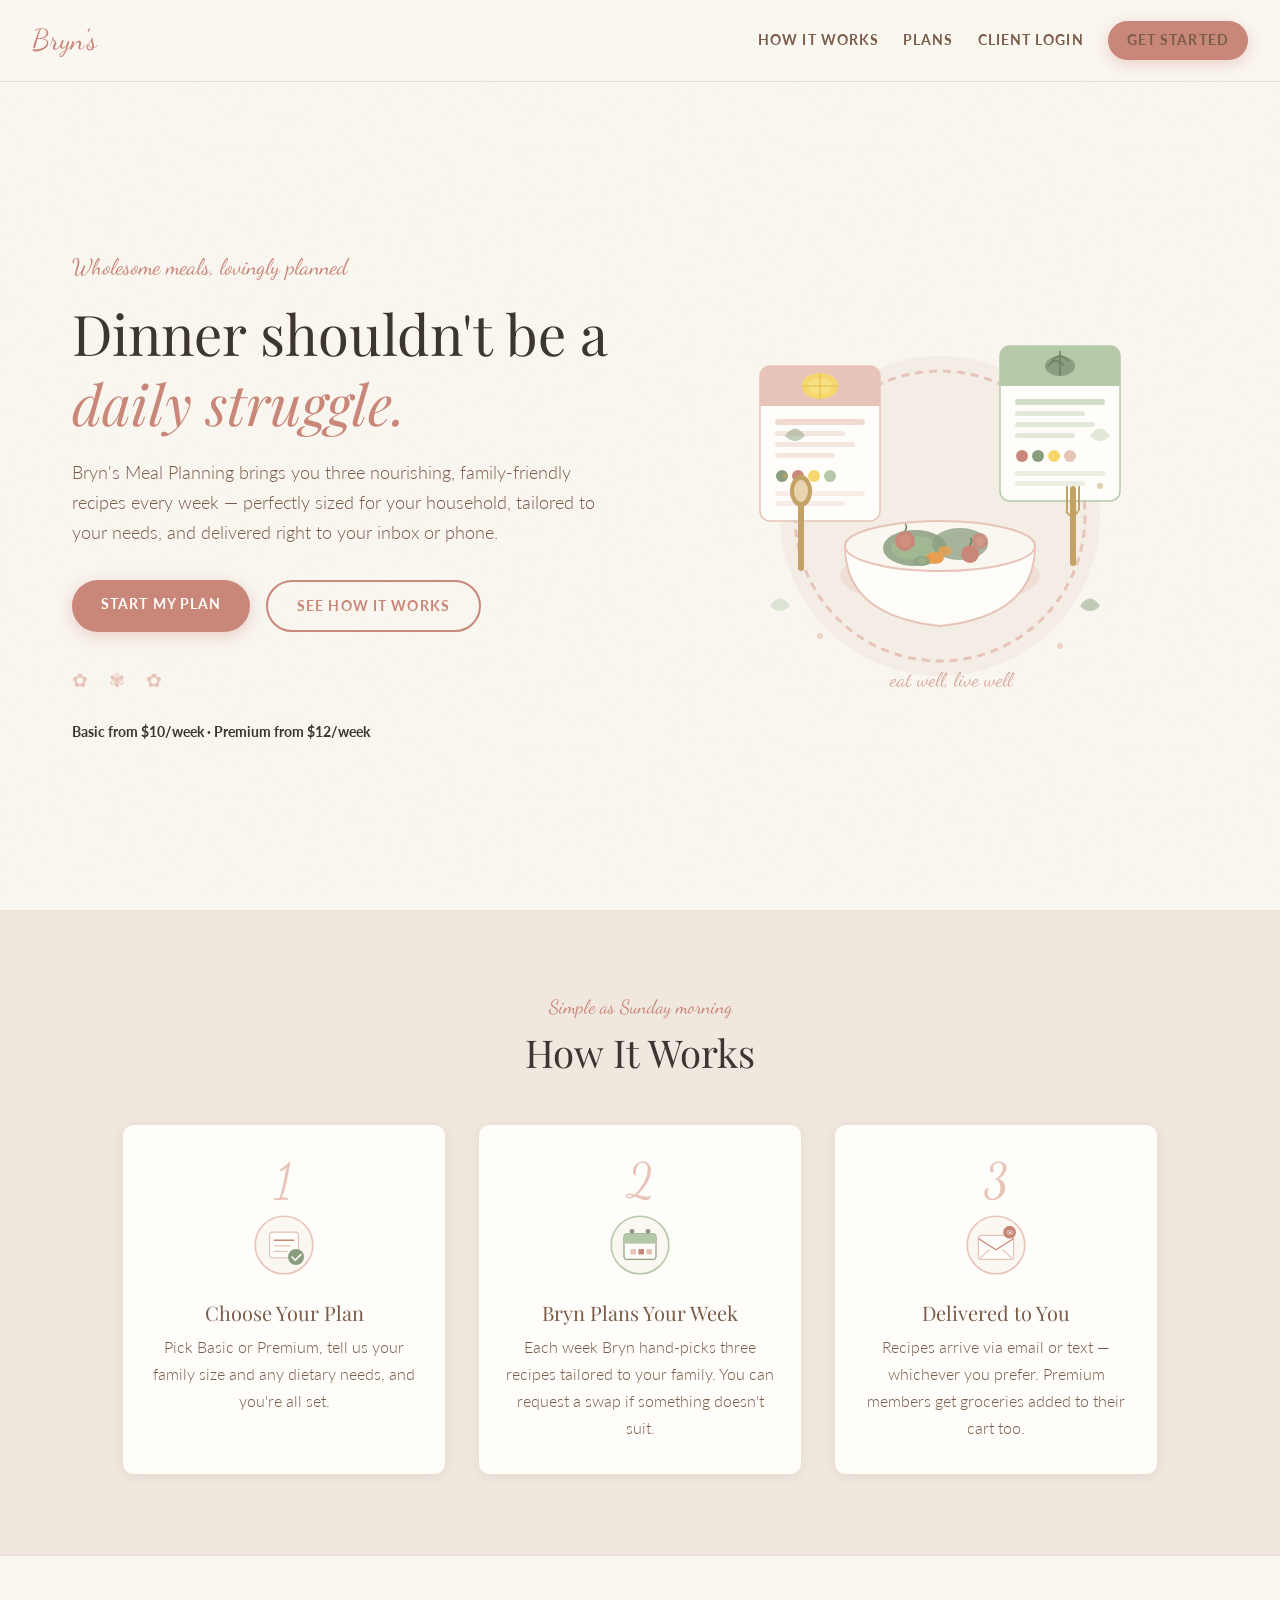
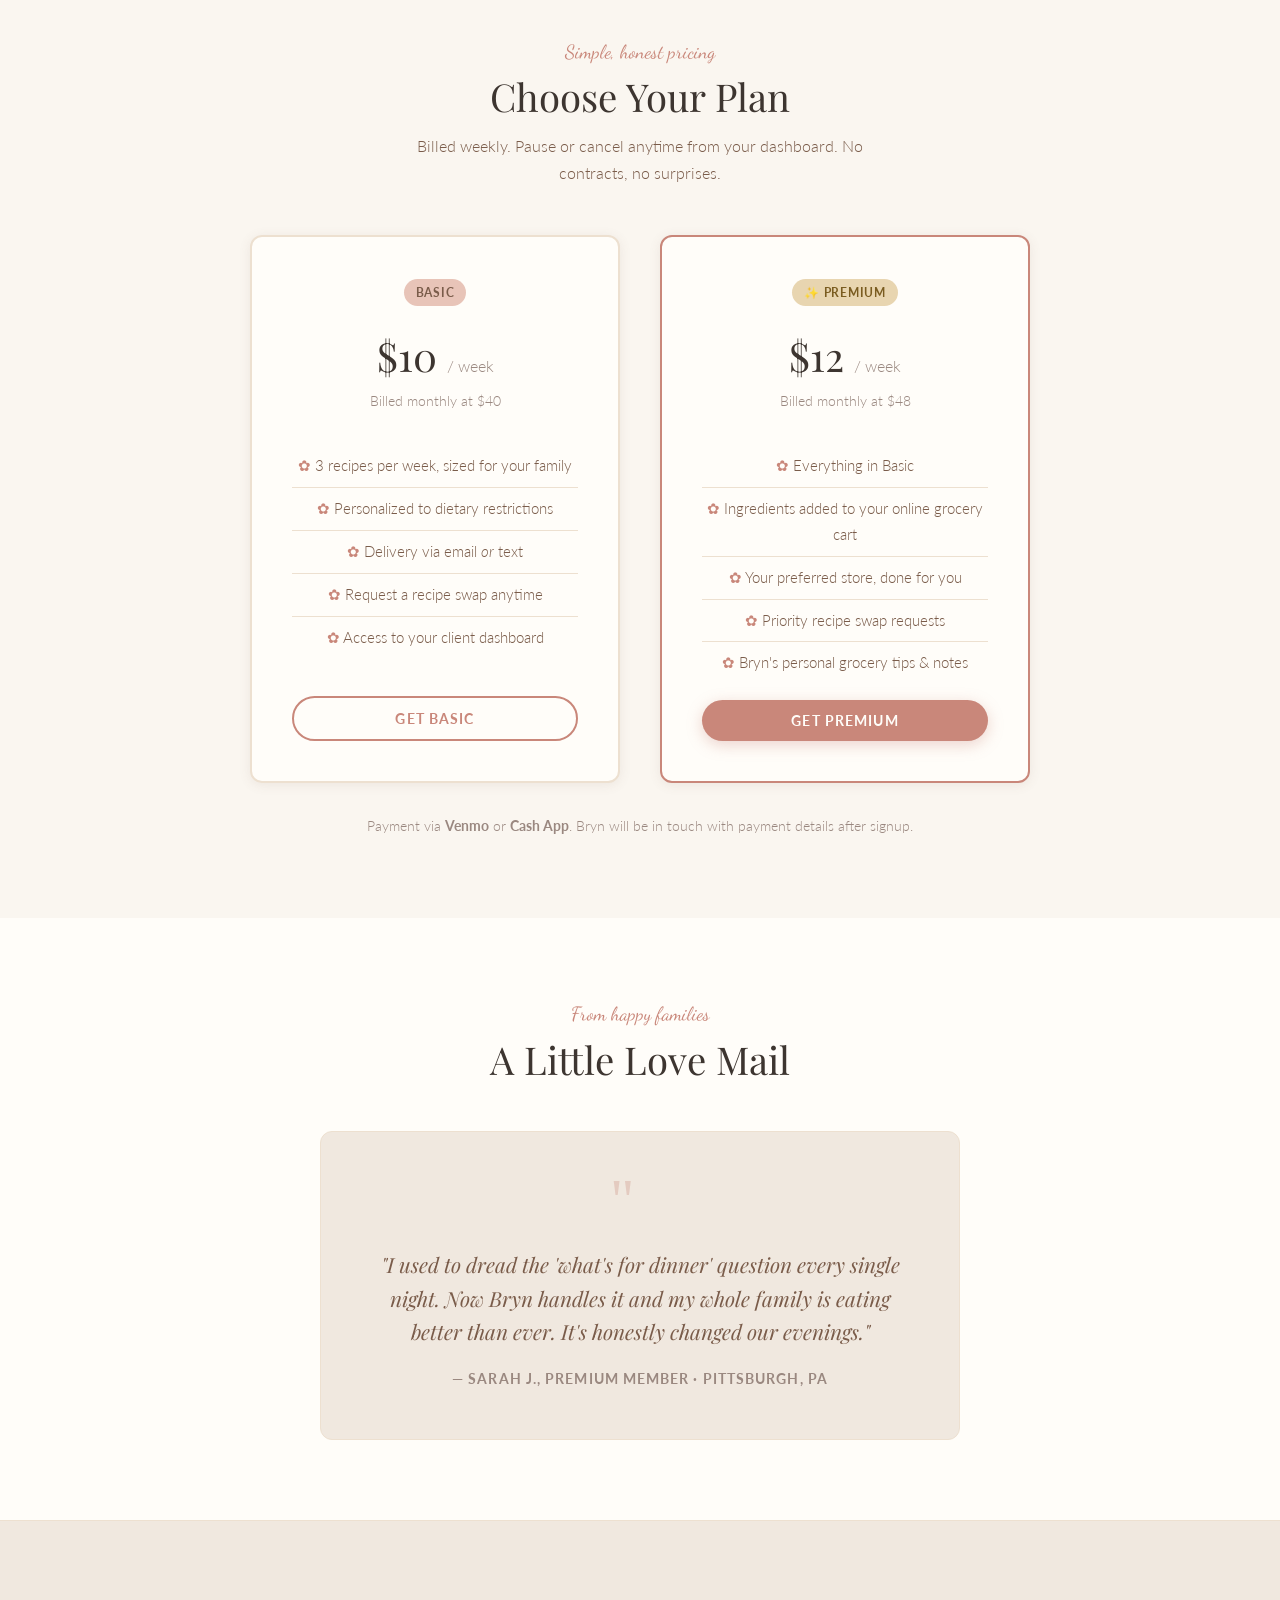
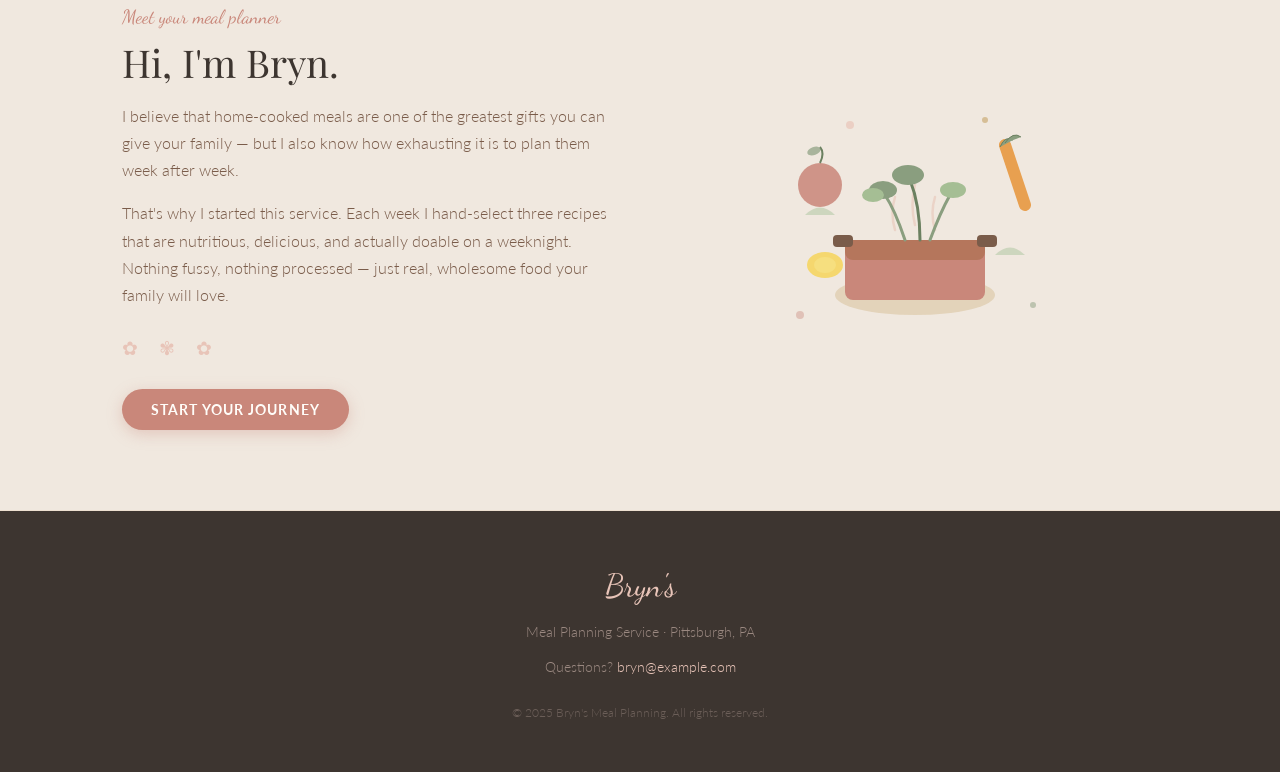
<file: index.html>
<!DOCTYPE html>
<html lang="en">
<head>
  <meta charset="UTF-8" />
  <meta name="viewport" content="width=device-width, initial-scale=1.0" />
  <title>Bryn's Meal Planning Service</title>
  <link rel="stylesheet" href="style.css" />
  <style>
    /* ── HERO ── */
    .hero {
      min-height: 92vh;
      display: grid;
      grid-template-columns: 1fr 1fr;
      align-items: center;
      max-width: 1200px;
      margin: 0 auto;
      padding: 4rem 2rem;
      gap: 4rem;
    }
    .hero-eyebrow {
      font-family: var(--font-script);
      font-size: 1.4rem;
      color: var(--dusty-rose);
      margin-bottom: 0.75rem;
      display: block;
      animation: fadeUp 0.6s ease both;
    }
    .hero h1 {
      animation: fadeUp 0.6s 0.1s ease both;
      color: var(--charcoal);
    }
    .hero h1 em { color: var(--dusty-rose); font-style: italic; }
    .hero p {
      margin-top: 1.25rem;
      font-size: 1.1rem;
      animation: fadeUp 0.6s 0.2s ease both;
    }
    .hero-ctas {
      margin-top: 2rem;
      display: flex;
      gap: 1rem;
      flex-wrap: wrap;
      animation: fadeUp 0.6s 0.3s ease both;
    }
    .hero-graphic {
      animation: fadeIn 0.8s 0.3s ease both;
      display: flex;
      align-items: center;
      justify-content: center;
    }
    @keyframes fadeUp {
      from { opacity: 0; transform: translateY(20px); }
      to { opacity: 1; transform: none; }
    }
    @keyframes fadeIn {
      from { opacity: 0; transform: scale(0.96); }
      to { opacity: 1; transform: scale(1); }
    }

    /* ── HOW IT WORKS ── */
    .how-bg {
      background: var(--linen);
      border-top: 1px solid var(--parchment);
      border-bottom: 1px solid var(--parchment);
    }
    .steps { display: grid; grid-template-columns: repeat(3,1fr); gap: 2rem; margin-top: 3rem; }
    .step {
      text-align: center;
      padding: 2rem 1.5rem;
      background: var(--white);
      border-radius: var(--radius);
      border: 1px solid var(--parchment);
      box-shadow: var(--shadow-card);
      position: relative;
    }
    .step-num {
      font-family: var(--font-script);
      font-size: 3rem;
      color: var(--blush);
      display: block;
      line-height: 1;
      margin-bottom: 0.5rem;
    }
    .step h3 { color: var(--warm-brown); margin-bottom: 0.5rem; }

    /* ── PLANS ── */
    .plans { display: grid; grid-template-columns: 1fr 1fr; gap: 2.5rem; margin-top: 3rem; max-width: 780px; margin-left: auto; margin-right: auto; }
    .plan-card {
      border-radius: var(--radius);
      padding: 2.5rem;
      border: 2px solid var(--parchment);
      background: var(--white);
      box-shadow: var(--shadow-card);
      display: flex;
      flex-direction: column;
      gap: 1rem;
      transition: transform 0.2s, box-shadow 0.2s;
    }
    .plan-card:hover { transform: translateY(-4px); box-shadow: var(--shadow-soft); }
    .plan-card.featured { border-color: var(--dusty-rose); }
    .plan-price {
      font-family: var(--font-display);
      font-size: 2.5rem;
      color: var(--charcoal);
    }
    .plan-price span { font-size: 1rem; color: var(--muted); font-family: var(--font-body); }
    .plan-features { list-style: none; }
    .plan-features li {
      padding: 0.5rem 0;
      border-bottom: 1px solid var(--parchment);
      color: var(--warm-brown);
      font-size: 0.95rem;
    }
    .plan-features li:last-child { border-bottom: none; }
    .plan-features li::before { content: '✿ '; color: var(--dusty-rose); }
    .plan-name { font-family: var(--font-display); font-size: 1.5rem; color: var(--charcoal); }
    .plan-billed { font-size: 0.85rem; color: var(--muted); }

    /* ── TESTIMONIAL ── */
    .testimonial-section { background: var(--white); }
    .testimonial {
      max-width: 640px;
      margin: 3rem auto 0;
      text-align: center;
      padding: 3rem;
      background: var(--linen);
      border-radius: var(--radius);
      border: 1px solid var(--parchment);
    }
    .testimonial blockquote {
      font-family: var(--font-display);
      font-style: italic;
      font-size: 1.3rem;
      color: var(--warm-brown);
      line-height: 1.6;
    }
    .testimonial cite {
      display: block;
      margin-top: 1.25rem;
      font-size: 0.85rem;
      color: var(--muted);
      font-style: normal;
      font-weight: 700;
      letter-spacing: 0.08em;
      text-transform: uppercase;
    }

    /* ── SIGNUP MODAL ── */
    .plan-choice { display: flex; gap: 1rem; margin-bottom: 1rem; }
    .plan-radio { flex: 1; }
    .plan-radio input { display: none; }
    .plan-radio label {
      display: block;
      padding: 0.875rem 1rem;
      border: 2px solid var(--parchment);
      border-radius: var(--radius-sm);
      cursor: pointer;
      text-align: center;
      font-weight: 700;
      color: var(--warm-brown);
      font-size: 0.9rem;
      transition: all 0.2s;
    }
    .plan-radio input:checked + label {
      border-color: var(--dusty-rose);
      background: var(--blush);
      color: var(--warm-brown);
    }

    /* ── PAYMENT INFO ── */
    .payment-box {
      background: var(--gold-light);
      border: 1px solid var(--gold);
      border-radius: var(--radius-sm);
      padding: 1.25rem;
      margin-top: 1rem;
    }
    .payment-box h4 { font-family: var(--font-display); color: var(--warm-brown); margin-bottom: 0.5rem; font-size: 1rem; }
    .payment-methods { display: flex; gap: 1rem; margin-top: 0.75rem; }
    .pay-method {
      flex: 1;
      padding: 0.75rem;
      background: var(--white);
      border-radius: var(--radius-sm);
      text-align: center;
      border: 1px solid var(--parchment);
    }
    .pay-method strong { display: block; font-size: 0.95rem; color: var(--charcoal); }
    .pay-method span { font-size: 0.8rem; color: var(--muted); }

    /* ── FOOTER ── */
    footer {
      background: var(--charcoal);
      color: var(--parchment);
      text-align: center;
      padding: 3rem 2rem;
    }
    footer .footer-brand {
      font-family: var(--font-script);
      font-size: 2rem;
      color: var(--blush);
      display: block;
      margin-bottom: 0.5rem;
    }
    footer p { color: var(--muted); font-size: 0.85rem; }
    footer a { color: var(--blush); }

    @media (max-width: 700px) {
      .hero { grid-template-columns: 1fr; min-height: auto; padding: 3rem 1.5rem; }
      .hero-graphic { order: -1; }
      .steps { grid-template-columns: 1fr; }
      .plans { grid-template-columns: 1fr; }
    }
  </style>
</head>
<body>

<!-- ── NAVIGATION ── -->
<nav class="nav">
  <a class="nav-brand" href="index.html">Bryn's</a>
  <div class="nav-links">
    <a href="#how">How It Works</a>
    <a href="#plans">Plans</a>
    <a href="dashboard.html">Client Login</a>
    <a class="btn btn-primary btn-sm" href="#plans" onclick="openSignup()">Get Started</a>
  </div>
</nav>

<!-- ── HERO ── -->
<section>
  <div class="hero">
    <div class="hero-text">
      <span class="hero-eyebrow">Wholesome meals, lovingly planned</span>
      <h1>Dinner shouldn't be a <em>daily struggle.</em></h1>
      <p>Bryn's Meal Planning brings you three nourishing, family-friendly recipes every week — perfectly sized for your household, tailored to your needs, and delivered right to your inbox or phone.</p>
      <div class="hero-ctas">
        <a class="btn btn-primary" href="#plans" onclick="openSignup()">Start My Plan</a>
        <a class="btn btn-secondary" href="#how">See How It Works</a>
      </div>
      <div class="floral-divider" style="margin-top:2rem; text-align:left;">✿ ✾ ✿</div>
      <p style="font-size:0.85rem;"><strong style="color:var(--charcoal);">Basic from $10/week · Premium from $12/week</strong></p>
    </div>

    <!-- ── HERO SVG ILLUSTRATION ── -->
    <div class="hero-graphic">
      <svg viewBox="0 0 420 420" xmlns="http://www.w3.org/2000/svg" width="420" height="420" aria-label="Wholesome food illustration">
        <!-- Plate background -->
        <circle cx="210" cy="230" r="160" fill="#f0e8df" opacity="0.6"/>
        <circle cx="210" cy="230" r="145" fill="none" stroke="#e8c4b8" stroke-width="3" stroke-dasharray="8,6"/>

        <!-- Recipe card left -->
        <rect x="30" y="80" width="120" height="155" rx="10" fill="#fffdf9" stroke="#e8c4b8" stroke-width="1.5"/>
        <rect x="30" y="80" width="120" height="40" rx="10" fill="#e8c4b8"/>
        <rect x="30" y="108" width="120" height="12" rx="0" fill="#e8c4b8"/>
        <!-- Lemon on card -->
        <ellipse cx="90" cy="100" rx="18" ry="13" fill="#f5d76e"/>
        <ellipse cx="90" cy="100" rx="12" ry="8" fill="#f7e48a" opacity="0.7"/>
        <line x1="90" y1="87" x2="90" y2="113" stroke="#e8b84b" stroke-width="1"/>
        <line x1="72" y1="100" x2="108" y2="100" stroke="#e8b84b" stroke-width="1"/>
        <!-- Card text lines -->
        <rect x="45" y="133" width="90" height="6" rx="3" fill="#e8c4b8" opacity="0.6"/>
        <rect x="45" y="145" width="70" height="5" rx="2.5" fill="#e8c4b8" opacity="0.4"/>
        <rect x="45" y="156" width="80" height="5" rx="2.5" fill="#e8c4b8" opacity="0.4"/>
        <rect x="45" y="167" width="60" height="5" rx="2.5" fill="#e8c4b8" opacity="0.4"/>
        <!-- Ingredient dots -->
        <circle cx="52" cy="190" r="6" fill="#8a9e7f"/>
        <circle cx="68" cy="190" r="6" fill="#c9877a"/>
        <circle cx="84" cy="190" r="6" fill="#f5d76e"/>
        <circle cx="100" cy="190" r="6" fill="#b5c9a8"/>
        <rect x="45" y="205" width="90" height="5" rx="2.5" fill="#e8c4b8" opacity="0.3"/>
        <rect x="45" y="215" width="70" height="5" rx="2.5" fill="#e8c4b8" opacity="0.3"/>

        <!-- Recipe card right -->
        <rect x="270" y="60" width="120" height="155" rx="10" fill="#fffdf9" stroke="#b5c9a8" stroke-width="1.5"/>
        <rect x="270" y="60" width="120" height="40" rx="10" fill="#b5c9a8"/>
        <rect x="270" y="88" width="120" height="12" rx="0" fill="#b5c9a8"/>
        <!-- Herb on card -->
        <ellipse cx="330" cy="80" rx="15" ry="10" fill="#8a9e7f"/>
        <path d="M322 75 Q330 65 338 75" fill="none" stroke="#6b8060" stroke-width="1.5"/>
        <path d="M318 80 Q326 70 334 80" fill="none" stroke="#6b8060" stroke-width="1.5"/>
        <line x1="330" y1="90" x2="330" y2="65" stroke="#6b8060" stroke-width="1.5"/>
        <!-- Card text lines -->
        <rect x="285" y="113" width="90" height="6" rx="3" fill="#b5c9a8" opacity="0.6"/>
        <rect x="285" y="125" width="70" height="5" rx="2.5" fill="#b5c9a8" opacity="0.4"/>
        <rect x="285" y="136" width="80" height="5" rx="2.5" fill="#b5c9a8" opacity="0.4"/>
        <rect x="285" y="147" width="60" height="5" rx="2.5" fill="#b5c9a8" opacity="0.4"/>
        <circle cx="292" cy="170" r="6" fill="#c9877a"/>
        <circle cx="308" cy="170" r="6" fill="#8a9e7f"/>
        <circle cx="324" cy="170" r="6" fill="#f5d76e"/>
        <circle cx="340" cy="170" r="6" fill="#e8c4b8"/>
        <rect x="285" y="185" width="90" height="5" rx="2.5" fill="#b5c9a8" opacity="0.3"/>
        <rect x="285" y="195" width="70" height="5" rx="2.5" fill="#b5c9a8" opacity="0.3"/>

        <!-- Big center bowl -->
        <ellipse cx="210" cy="290" rx="100" ry="30" fill="#e8c4b8" opacity="0.4"/>
        <path d="M115 260 Q115 330 210 340 Q305 330 305 260 Z" fill="#fffdf9" stroke="#e8c4b8" stroke-width="2"/>
        <ellipse cx="210" cy="260" rx="95" ry="25" fill="#faf6f0" stroke="#e8c4b8" stroke-width="2"/>

        <!-- Bowl contents - veggies -->
        <!-- Lettuce leaves -->
        <ellipse cx="185" cy="262" rx="32" ry="18" fill="#8a9e7f" opacity="0.85"/>
        <ellipse cx="185" cy="262" rx="24" ry="12" fill="#a5be94" opacity="0.7"/>
        <ellipse cx="230" cy="258" rx="28" ry="16" fill="#8a9e7f" opacity="0.75"/>
        <!-- Cherry tomatoes -->
        <circle cx="175" cy="255" r="10" fill="#c9877a"/>
        <circle cx="175" cy="255" r="6" fill="#d4967f" opacity="0.6"/>
        <path d="M175 245 Q178 240 175 238" fill="none" stroke="#6b8060" stroke-width="1.5"/>
        <circle cx="240" cy="268" r="9" fill="#c9877a"/>
        <path d="M240 259 Q243 254 240 252" fill="none" stroke="#6b8060" stroke-width="1.5"/>
        <!-- Carrot slices -->
        <ellipse cx="205" cy="272" rx="9" ry="6" fill="#e8a050"/>
        <ellipse cx="215" cy="265" rx="7" ry="5" fill="#e8a050" opacity="0.8"/>
        <!-- Radish -->
        <circle cx="250" cy="255" r="8" fill="#c9877a" opacity="0.75"/>
        <circle cx="250" cy="255" r="5" fill="#e0a090" opacity="0.5"/>
        <!-- Cucumber -->
        <ellipse cx="192" cy="275" rx="8" ry="5" fill="#8a9e7f" opacity="0.7"/>
        <ellipse cx="192" cy="275" rx="5" ry="3" fill="#a5be94" opacity="0.5"/>

        <!-- Fork -->
        <rect x="340" y="200" width="6" height="80" rx="3" fill="#c4a265"/>
        <rect x="336" y="200" width="2" height="25" rx="1" fill="#c4a265"/>
        <rect x="342" y="200" width="2" height="25" rx="1" fill="#c4a265"/>
        <rect x="348" y="200" width="2" height="25" rx="1" fill="#c4a265"/>
        <path d="M336 225 Q342 235 348 225" fill="none" stroke="#c4a265" stroke-width="2"/>

        <!-- Spoon -->
        <rect x="68" y="210" width="6" height="75" rx="3" fill="#c4a265"/>
        <ellipse cx="71" cy="205" rx="11" ry="16" fill="#c4a265"/>
        <ellipse cx="71" cy="205" rx="7" ry="11" fill="#e8d5b0"/>

        <!-- Floating herbs -->
        <path d="M55 150 Q65 135 75 150 Q65 160 55 150Z" fill="#8a9e7f" opacity="0.5"/>
        <path d="M350 320 Q360 305 370 320 Q360 330 350 320Z" fill="#8a9e7f" opacity="0.5"/>
        <path d="M40 320 Q50 305 60 320 Q50 330 40 320Z" fill="#b5c9a8" opacity="0.4"/>
        <path d="M360 150 Q370 135 380 150 Q370 160 360 150Z" fill="#b5c9a8" opacity="0.4"/>

        <!-- Stars / dots -->
        <circle cx="55" cy="190" r="3" fill="#c4a265" opacity="0.5"/>
        <circle cx="370" cy="200" r="3" fill="#c4a265" opacity="0.5"/>
        <circle cx="90" cy="350" r="3" fill="#e8c4b8" opacity="0.7"/>
        <circle cx="330" cy="360" r="3" fill="#e8c4b8" opacity="0.7"/>
        <text x="160" y="400" font-family="Dancing Script, cursive" font-size="20" fill="#c9877a" opacity="0.7">eat well, live well</text>
      </svg>
    </div>
  </div>
</section>

<!-- ── HOW IT WORKS ── -->
<section id="how" class="how-bg">
  <div class="section">
    <div class="text-center">
      <span class="script" style="font-size:1.2rem; color:var(--dusty-rose);">Simple as Sunday morning</span>
      <h2 style="margin-top:0.25rem;">How It Works</h2>
    </div>
    <div class="steps">
      <div class="step">
        <span class="step-num">1</span>
        <svg viewBox="0 0 80 80" width="64" height="64" style="margin:0 auto 1rem;">
          <circle cx="40" cy="40" r="36" fill="#faf6f0" stroke="#e8c4b8" stroke-width="2"/>
          <rect x="22" y="24" width="36" height="32" rx="4" fill="#fffdf9" stroke="#e8c4b8" stroke-width="1.5"/>
          <line x1="28" y1="34" x2="52" y2="34" stroke="#c9877a" stroke-width="2" stroke-linecap="round"/>
          <line x1="28" y1="41" x2="48" y2="41" stroke="#e8c4b8" stroke-width="1.5" stroke-linecap="round"/>
          <line x1="28" y1="48" x2="44" y2="48" stroke="#e8c4b8" stroke-width="1.5" stroke-linecap="round"/>
          <circle cx="55" cy="55" r="10" fill="#8a9e7f"/>
          <path d="M50 55 L54 59 L61 52" stroke="white" stroke-width="2" fill="none" stroke-linecap="round"/>
        </svg>
        <h3>Choose Your Plan</h3>
        <p>Pick Basic or Premium, tell us your family size and any dietary needs, and you're all set.</p>
      </div>
      <div class="step">
        <span class="step-num">2</span>
        <svg viewBox="0 0 80 80" width="64" height="64" style="margin:0 auto 1rem;">
          <circle cx="40" cy="40" r="36" fill="#faf6f0" stroke="#b5c9a8" stroke-width="2"/>
          <!-- Calendar icon -->
          <rect x="20" y="26" width="40" height="32" rx="4" fill="#fffdf9" stroke="#8a9e7f" stroke-width="1.5"/>
          <rect x="20" y="26" width="40" height="12" rx="4" fill="#b5c9a8"/>
          <rect x="20" y="32" width="40" height="6" rx="0" fill="#b5c9a8"/>
          <circle cx="30" cy="23" r="3" fill="#8a9e7f"/>
          <circle cx="50" cy="23" r="3" fill="#8a9e7f"/>
          <rect x="28" y="45" width="7" height="7" rx="1" fill="#e8c4b8"/>
          <rect x="38" y="45" width="7" height="7" rx="1" fill="#c9877a"/>
          <rect x="48" y="45" width="7" height="7" rx="1" fill="#e8c4b8"/>
        </svg>
        <h3>Bryn Plans Your Week</h3>
        <p>Each week Bryn hand-picks three recipes tailored to your family. You can request a swap if something doesn't suit.</p>
      </div>
      <div class="step">
        <span class="step-num">3</span>
        <svg viewBox="0 0 80 80" width="64" height="64" style="margin:0 auto 1rem;">
          <circle cx="40" cy="40" r="36" fill="#faf6f0" stroke="#e8c4b8" stroke-width="2"/>
          <!-- Envelope / Phone -->
          <rect x="18" y="28" width="44" height="30" rx="4" fill="#fffdf9" stroke="#e8c4b8" stroke-width="1.5"/>
          <path d="M18 32 L40 46 L62 32" fill="none" stroke="#c9877a" stroke-width="1.5"/>
          <line x1="18" y1="58" x2="32" y2="46" stroke="#e8c4b8" stroke-width="1.5"/>
          <line x1="62" y1="58" x2="48" y2="46" stroke="#e8c4b8" stroke-width="1.5"/>
          <circle cx="57" cy="24" r="8" fill="#c9877a"/>
          <text x="54" y="27" font-size="9" fill="white" font-family="serif">✉</text>
        </svg>
        <h3>Delivered to You</h3>
        <p>Recipes arrive via email or text — whichever you prefer. Premium members get groceries added to their cart too.</p>
      </div>
    </div>
  </div>
</section>

<!-- ── PLANS ── -->
<section id="plans">
  <div class="section text-center">
    <span class="script" style="font-size:1.2rem; color:var(--dusty-rose);">Simple, honest pricing</span>
    <h2 style="margin-top:0.25rem;">Choose Your Plan</h2>
    <p style="max-width:500px; margin:0.75rem auto 0;">Billed weekly. Pause or cancel anytime from your dashboard. No contracts, no surprises.</p>

    <div class="plans">
      <!-- Basic -->
      <div class="plan-card">
        <div>
          <span class="badge badge-rose">Basic</span>
          <div class="plan-price mt-2">$10 <span>/ week</span></div>
          <div class="plan-billed">Billed monthly at $40</div>
        </div>
        <ul class="plan-features mt-2">
          <li>3 recipes per week, sized for your family</li>
          <li>Personalized to dietary restrictions</li>
          <li>Delivery via email <em>or</em> text</li>
          <li>Request a recipe swap anytime</li>
          <li>Access to your client dashboard</li>
        </ul>
        <button class="btn btn-secondary" style="margin-top:auto;" onclick="openSignup('basic')">Get Basic</button>
      </div>

      <!-- Premium -->
      <div class="plan-card featured">
        <div>
          <span class="badge badge-gold">✨ Premium</span>
          <div class="plan-price mt-2">$12 <span>/ week</span></div>
          <div class="plan-billed">Billed monthly at $48</div>
        </div>
        <ul class="plan-features mt-2">
          <li>Everything in Basic</li>
          <li>Ingredients added to your online grocery cart</li>
          <li>Your preferred store, done for you</li>
          <li>Priority recipe swap requests</li>
          <li>Bryn's personal grocery tips & notes</li>
        </ul>
        <button class="btn btn-primary" style="margin-top:auto;" onclick="openSignup('premium')">Get Premium</button>
      </div>
    </div>

    <p class="mt-4" style="font-size:0.85rem; color:var(--muted);">
      Payment via <strong>Venmo</strong> or <strong>Cash App</strong>. Bryn will be in touch with payment details after signup.
    </p>
  </div>
</section>

<!-- ── TESTIMONIAL ── -->
<section class="testimonial-section">
  <div class="section text-center">
    <span class="script" style="font-size:1.2rem; color:var(--dusty-rose);">From happy families</span>
    <h2 style="margin-top:0.25rem;">A Little Love Mail</h2>
    <div class="testimonial">
      <svg viewBox="0 0 60 45" width="60" style="margin-bottom:1rem; opacity:0.3;">
        <text x="0" y="40" font-family="Georgia, serif" font-size="60" fill="#c9877a">"</text>
      </svg>
      <blockquote>"I used to dread the 'what's for dinner' question every single night. Now Bryn handles it and my whole family is eating better than ever. It's honestly changed our evenings."</blockquote>
      <cite>— Sarah J., Premium Member · Pittsburgh, PA</cite>
    </div>
  </div>
</section>

<!-- ── ABOUT ── -->
<section class="how-bg">
  <div class="section" style="display:grid; grid-template-columns:1fr 1fr; gap:4rem; align-items:center;">
    <div>
      <span class="script" style="font-size:1.2rem; color:var(--dusty-rose);">Meet your meal planner</span>
      <h2 style="margin-top:0.25rem;">Hi, I'm Bryn.</h2>
      <p style="margin-top:1rem;">I believe that home-cooked meals are one of the greatest gifts you can give your family — but I also know how exhausting it is to plan them week after week.</p>
      <p style="margin-top:1rem;">That's why I started this service. Each week I hand-select three recipes that are nutritious, delicious, and actually doable on a weeknight. Nothing fussy, nothing processed — just real, wholesome food your family will love.</p>
      <div class="floral-divider" style="text-align:left;">✿ ✾ ✿</div>
      <button class="btn btn-primary" onclick="openSignup()">Start Your Journey</button>
    </div>
    <div style="display:flex; justify-content:center;">
      <!-- About illustration -->
      <svg viewBox="0 0 300 300" width="300" height="300" xmlns="http://www.w3.org/2000/svg" aria-label="Kitchen herbs and vegetables illustration">
        <!-- Pot -->
        <ellipse cx="150" cy="230" rx="80" ry="20" fill="#c4a265" opacity="0.3"/>
        <rect x="80" y="175" width="140" height="60" rx="8" fill="#c9877a"/>
        <rect x="80" y="175" width="140" height="20" rx="8" fill="#b5765c"/>
        <rect x="68" y="170" width="20" height="12" rx="4" fill="#7a5c4a"/>
        <rect x="212" y="170" width="20" height="12" rx="4" fill="#7a5c4a"/>
        <!-- Steam -->
        <path d="M130 165 Q125 148 130 132" fill="none" stroke="#e8c4b8" stroke-width="2.5" stroke-linecap="round" opacity="0.6"/>
        <path d="M150 160 Q145 140 150 120" fill="none" stroke="#e8c4b8" stroke-width="2.5" stroke-linecap="round" opacity="0.6"/>
        <path d="M170 165 Q165 148 170 132" fill="none" stroke="#e8c4b8" stroke-width="2.5" stroke-linecap="round" opacity="0.6"/>
        <!-- Herbs in pot -->
        <path d="M140 175 Q130 145 120 130" fill="none" stroke="#8a9e7f" stroke-width="3" stroke-linecap="round"/>
        <ellipse cx="118" cy="125" rx="14" ry="9" fill="#8a9e7f"/>
        <ellipse cx="108" cy="130" rx="11" ry="7" fill="#a5be94"/>
        <path d="M155 175 Q155 140 145 115" fill="none" stroke="#6b8060" stroke-width="3" stroke-linecap="round"/>
        <ellipse cx="143" cy="110" rx="16" ry="10" fill="#8a9e7f"/>
        <path d="M165 175 Q175 148 185 130" fill="none" stroke="#8a9e7f" stroke-width="3" stroke-linecap="round"/>
        <ellipse cx="188" cy="125" rx="13" ry="8" fill="#a5be94"/>
        <!-- Floating produce -->
        <circle cx="55" cy="120" r="22" fill="#c9877a" opacity="0.85"/>
        <path d="M55 98 Q60 88 55 82" fill="none" stroke="#6b8060" stroke-width="2"/>
        <ellipse cx="49" cy="86" rx="7" ry="4" fill="#8a9e7f" opacity="0.7" transform="rotate(-20,49,86)"/>
        <!-- Carrot -->
        <path d="M240 80 L260 140" stroke="#e8a050" stroke-width="12" stroke-linecap="round"/>
        <path d="M235 82 Q240 70 248 75" fill="#8a9e7f" stroke="#6b8060" stroke-width="1"/>
        <path d="M240 78 Q248 66 256 72" fill="#8a9e7f" stroke="#6b8060" stroke-width="1"/>
        <!-- Small lemon -->
        <ellipse cx="60" cy="200" rx="18" ry="13" fill="#f5d76e"/>
        <ellipse cx="60" cy="200" rx="11" ry="8" fill="#f7e48a" opacity="0.6"/>
        <!-- Leaf sprigs -->
        <path d="M40 150 Q55 135 70 150" fill="#b5c9a8" opacity="0.6"/>
        <path d="M230 190 Q245 175 260 190" fill="#b5c9a8" opacity="0.6"/>
        <!-- Dots decoration -->
        <circle cx="85" cy="60" r="4" fill="#e8c4b8" opacity="0.7"/>
        <circle cx="220" cy="55" r="3" fill="#c4a265" opacity="0.6"/>
        <circle cx="35" cy="250" r="4" fill="#c9877a" opacity="0.4"/>
        <circle cx="268" cy="240" r="3" fill="#8a9e7f" opacity="0.5"/>
      </svg>
    </div>
  </div>
</section>

<!-- ── FOOTER ── -->
<footer>
  <span class="footer-brand">Bryn's</span>
  <p>Meal Planning Service · Pittsburgh, PA</p>
  <p style="margin-top:0.75rem;">Questions? <a href="mailto:bryn@example.com">bryn@example.com</a></p>
  <p style="margin-top:1.5rem; font-size:0.75rem; opacity:0.5;">© 2025 Bryn's Meal Planning. All rights reserved.</p>
</footer>

<!-- ── SIGNUP MODAL ── -->
<div class="modal-overlay" id="signupModal">
  <div class="modal" style="max-width:540px;">
    <button class="modal-close" onclick="closeSignup()">×</button>
    <div class="text-center mb-3">
      <span class="script" style="font-size:1.8rem; color:var(--dusty-rose);">Let's get started!</span>
      <p style="margin-top:0.5rem; font-size:0.9rem;">Fill out the form below and Bryn will be in touch within 24 hours with your payment link and first week's recipes.</p>
    </div>

    <div id="signupAlert"></div>

    <div class="form-group">
      <label>Your Name</label>
      <input type="text" id="su_name" placeholder="Jane & Mike Smith" />
    </div>
    <div class="grid-2">
      <div class="form-group">
        <label>Email Address</label>
        <input type="email" id="su_email" placeholder="you@email.com" />
      </div>
      <div class="form-group">
        <label>Phone Number</label>
        <input type="tel" id="su_phone" placeholder="412-555-0100" />
      </div>
    </div>

    <div class="form-group">
      <label>Choose Your Plan</label>
      <div class="plan-choice">
        <div class="plan-radio">
          <input type="radio" name="plan" id="plan_basic" value="basic"/>
          <label for="plan_basic">Basic — $10/wk<br/><small style="font-weight:300;">Recipes only</small></label>
        </div>
        <div class="plan-radio">
          <input type="radio" name="plan" id="plan_premium" value="premium"/>
          <label for="plan_premium">Premium — $12/wk<br/><small style="font-weight:300;">+ Grocery cart</small></label>
        </div>
      </div>
    </div>

    <div class="grid-2">
      <div class="form-group">
        <label>Delivery Preference</label>
        <select id="su_delivery">
          <option value="email">Email</option>
          <option value="text">Text / SMS</option>
        </select>
      </div>
      <div class="form-group">
        <label>Preferred Grocery Store</label>
        <input type="text" id="su_store" placeholder="Giant Eagle, Walmart…" />
      </div>
    </div>

    <div class="form-group">
      <label>Dietary Restrictions / Allergies</label>
      <input type="text" id="su_dietary" placeholder="Nut allergy, vegetarian, gluten-free…" />
    </div>

    <div class="payment-box">
      <h4>💛 How Payment Works</h4>
      <p style="font-size:0.85rem; color:var(--warm-brown);">After Bryn confirms your signup, she'll send a weekly payment request via:</p>
      <div class="payment-methods">
        <div class="pay-method">
          <strong>Venmo</strong>
          <span>@bryns-meals</span>
        </div>
        <div class="pay-method">
          <strong>Cash App</strong>
          <span>$BrynsMeals</span>
        </div>
      </div>
    </div>

    <button class="btn btn-primary" style="width:100%; margin-top:1.5rem;" onclick="submitSignup()">Send My Signup Request ✿</button>
  </div>
</div>

<!-- ── SUCCESS MODAL ── -->
<div class="modal-overlay" id="successModal">
  <div class="modal text-center">
    <button class="modal-close" onclick="document.getElementById('successModal').classList.remove('open')">×</button>
    <svg viewBox="0 0 80 80" width="80" height="80" style="margin:0 auto 1rem;">
      <circle cx="40" cy="40" r="38" fill="#e8f4e8" stroke="#8a9e7f" stroke-width="2"/>
      <path d="M24 40 L35 52 L58 28" stroke="#5a8a5a" stroke-width="3.5" fill="none" stroke-linecap="round" stroke-linejoin="round"/>
    </svg>
    <h2 style="color:var(--sage);">You're on the list!</h2>
    <p style="margin-top:1rem;">Bryn will reach out within 24 hours to confirm your plan and get your first week of recipes rolling. Check your email!</p>
    <div class="floral-divider mt-3">✿ ✾ ✿</div>
    <button class="btn btn-sage mt-2" onclick="document.getElementById('successModal').classList.remove('open')">Can't wait!</button>
  </div>
</div>

<script src="app.js"></script>
<script>
  function openSignup(plan) {
    if (plan === 'basic') document.getElementById('plan_basic').checked = true;
    if (plan === 'premium') document.getElementById('plan_premium').checked = true;
    document.getElementById('signupModal').classList.add('open');
  }
  function closeSignup() {
    document.getElementById('signupModal').classList.remove('open');
  }
  document.getElementById('signupModal').addEventListener('click', function(e) {
    if (e.target === this) closeSignup();
  });

  function submitSignup() {
    const name = document.getElementById('su_name').value.trim();
    const email = document.getElementById('su_email').value.trim();
    const phone = document.getElementById('su_phone').value.trim();
    const plan = document.querySelector('input[name="plan"]:checked')?.value;
    const delivery = document.getElementById('su_delivery').value;
    const store = document.getElementById('su_store').value.trim();
    const dietary = document.getElementById('su_dietary').value.trim();
    const alertEl = document.getElementById('signupAlert');

    if (!name || !email || !plan) {
      alertEl.innerHTML = '<div class="alert alert-error">Please fill in your name, email, and choose a plan.</div>';
      return;
    }

    DB.addClient({ name, email, phone, plan, deliveryMethod: delivery, groceryStore: store, dietaryRestrictions: dietary, password: 'changeme' });
    alertEl.innerHTML = '';
    closeSignup();
    document.getElementById('successModal').classList.add('open');
  }
</script>
</body>
</html>
</file>
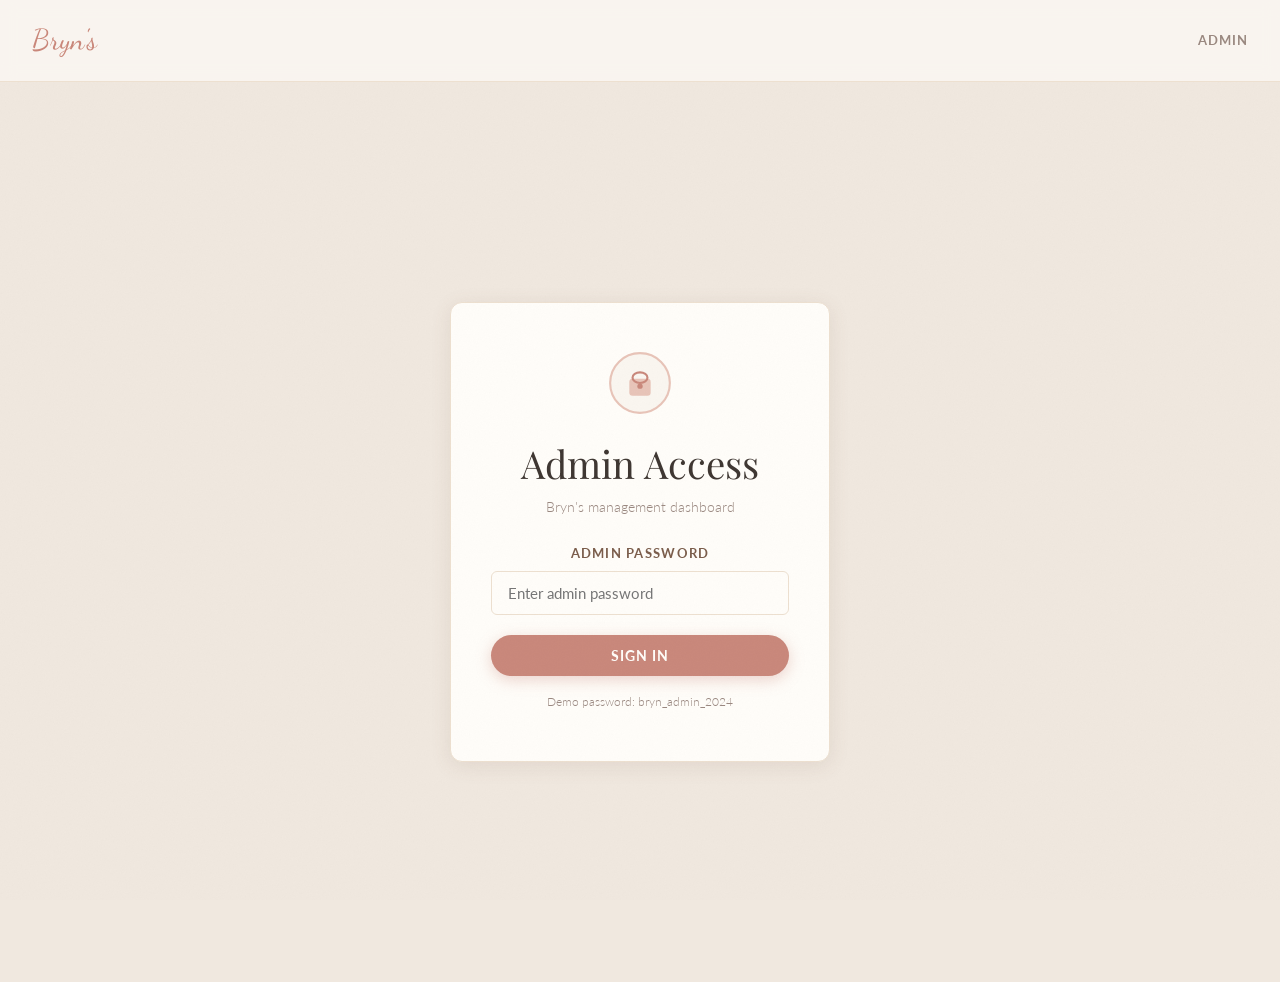
<file: admin.html>
<!DOCTYPE html>
<html lang="en">
<head>
  <meta charset="UTF-8" />
  <meta name="viewport" content="width=device-width, initial-scale=1.0" />
  <title>Admin — Bryn's Meal Planning</title>
  <link rel="stylesheet" href="style.css" />
  <style>
    body { background: var(--linen); }

    .dashboard-layout {
      display: grid;
      grid-template-columns: 240px 1fr;
      min-height: calc(100vh - 65px);
    }
    .sidebar {
      background: var(--charcoal);
      padding: 2rem 1.25rem;
      position: sticky;
      top: 65px;
      height: calc(100vh - 65px);
      overflow-y: auto;
      display: flex;
      flex-direction: column;
      gap: 0.25rem;
    }
    .sidebar-section-label {
      font-size: 0.68rem;
      font-weight: 700;
      letter-spacing: 0.14em;
      text-transform: uppercase;
      color: #6a5e58;
      padding: 1rem 0.75rem 0.3rem;
    }
    .sidebar-link {
      display: flex;
      align-items: center;
      gap: 0.75rem;
      padding: 0.65rem 0.75rem;
      border-radius: var(--radius-sm);
      color: #c4b0a8;
      font-size: 0.875rem;
      cursor: pointer;
      border: none;
      background: none;
      width: 100%;
      text-align: left;
      transition: all 0.15s;
      font-family: var(--font-body);
    }
    .sidebar-link:hover { background: rgba(255,255,255,0.07); color: white; }
    .sidebar-link.active { background: var(--dusty-rose); color: white; }
    .sidebar-link .icon { font-size: 1rem; width: 20px; text-align: center; }
    .sidebar-bottom { margin-top: auto; }

    .main { padding: 2.5rem 2rem; max-width: 1000px; }
    .panel { display: none; }
    .panel.active { display: block; }

    /* ── STATS ROW ── */
    .stats-row { display: grid; grid-template-columns: repeat(4, 1fr); gap: 1rem; margin-bottom: 2rem; }
    .stat-card {
      background: var(--white);
      border-radius: var(--radius);
      padding: 1.5rem;
      border: 1px solid var(--parchment);
      box-shadow: var(--shadow-card);
      text-align: center;
    }
    .stat-card .stat-num {
      font-family: var(--font-display);
      font-size: 2.2rem;
      color: var(--charcoal);
      line-height: 1;
      margin-bottom: 0.25rem;
    }
    .stat-card .stat-label { font-size: 0.75rem; color: var(--muted); text-transform: uppercase; letter-spacing: 0.08em; font-weight: 700; }
    .stat-card .stat-accent { color: var(--dusty-rose); }

    /* ── CLIENT TABLE ── */
    .client-table { width: 100%; border-collapse: collapse; }
    .client-table th {
      text-align: left;
      padding: 0.75rem 1rem;
      font-size: 0.72rem;
      font-weight: 700;
      letter-spacing: 0.1em;
      text-transform: uppercase;
      color: var(--muted);
      border-bottom: 2px solid var(--parchment);
    }
    .client-table td {
      padding: 1rem;
      border-bottom: 1px solid var(--parchment);
      vertical-align: middle;
      font-size: 0.9rem;
      color: var(--charcoal);
    }
    .client-table tr:hover td { background: var(--linen); }
    .client-table tr:last-child td { border-bottom: none; }

    /* ── RECIPE POSTER ── */
    .recipe-poster { display: grid; grid-template-columns: 1fr 1fr; gap: 2rem; }
    .recipe-slot {
      background: var(--white);
      border-radius: var(--radius);
      border: 1px solid var(--parchment);
      padding: 1.5rem;
      box-shadow: var(--shadow-card);
    }
    .recipe-slot h4 {
      font-family: var(--font-display);
      margin-bottom: 1rem;
      color: var(--warm-brown);
      font-size: 1rem;
      border-bottom: 1px solid var(--parchment);
      padding-bottom: 0.75rem;
    }
    .recipe-slot .mini-input { margin-bottom: 0.75rem; }
    .recipe-slot .mini-input label { font-size: 0.72rem; font-weight: 700; letter-spacing: 0.08em; text-transform: uppercase; color: var(--muted); display: block; margin-bottom: 0.2rem; }
    .recipe-slot .mini-input input,
    .recipe-slot .mini-input textarea {
      width: 100%;
      padding: 0.5rem 0.75rem;
      border: 1.5px solid var(--parchment);
      border-radius: var(--radius-sm);
      font-family: var(--font-body);
      font-size: 0.875rem;
      color: var(--charcoal);
      outline: none;
      background: var(--white);
    }
    .recipe-slot .mini-input input:focus,
    .recipe-slot .mini-input textarea:focus { border-color: var(--dusty-rose); }
    .mini-row { display: grid; grid-template-columns: 1fr 1fr 1fr; gap: 0.5rem; }

    /* ── SWAP QUEUE ── */
    .swap-card {
      background: var(--white);
      border-radius: var(--radius);
      border: 1px solid var(--parchment);
      padding: 1.5rem;
      box-shadow: var(--shadow-card);
      margin-bottom: 1rem;
      display: flex;
      align-items: flex-start;
      justify-content: space-between;
      gap: 1rem;
    }
    .swap-card .swap-info h4 { font-size: 0.95rem; margin-bottom: 0.3rem; }
    .swap-card .swap-info p { font-size: 0.85rem; color: var(--muted); }
    .swap-actions { display: flex; gap: 0.5rem; flex-shrink: 0; }

    /* ── LOGIN ── */
    .login-wrap {
      min-height: 100vh;
      display: flex; align-items: center; justify-content: center; padding: 2rem;
    }
    .login-card {
      background: var(--white);
      border-radius: var(--radius);
      padding: 3rem 2.5rem;
      max-width: 380px; width: 100%;
      box-shadow: var(--shadow-soft);
      border: 1px solid var(--parchment);
      text-align: center;
    }

    .section-header { display: flex; align-items: center; justify-content: space-between; margin-bottom: 1.5rem; }
    .table-wrap { background: var(--white); border-radius: var(--radius); border: 1px solid var(--parchment); overflow: hidden; box-shadow: var(--shadow-card); }

    @media (max-width: 700px) {
      .dashboard-layout { grid-template-columns: 1fr; }
      .sidebar { position: static; height: auto; flex-direction: row; flex-wrap: wrap; }
      .stats-row { grid-template-columns: 1fr 1fr; }
      .recipe-poster { grid-template-columns: 1fr; }
    }
  </style>
</head>
<body>

<nav class="nav">
  <a class="nav-brand" href="index.html">Bryn's</a>
  <div class="nav-links">
    <span style="font-size:0.8rem; color:var(--muted); font-weight:700; letter-spacing:0.08em; text-transform:uppercase;">Admin</span>
    <button class="btn btn-ghost btn-sm" id="adminLogoutBtn" style="display:none;" onclick="adminLogout()">Sign Out</button>
  </div>
</nav>

<!-- ── ADMIN LOGIN ── -->
<div class="login-wrap" id="adminLoginView">
  <div class="login-card">
    <svg viewBox="0 0 60 60" width="64" style="margin:0 auto 1rem;">
      <circle cx="30" cy="30" r="28" fill="#faf6f0" stroke="#e8c4b8" stroke-width="2"/>
      <rect x="20" y="26" width="20" height="16" rx="3" fill="#e8c4b8"/>
      <rect x="23" y="20" width="14" height="10" rx="7" fill="none" stroke="#c9877a" stroke-width="2"/>
      <circle cx="30" cy="33" r="2.5" fill="#c9877a"/>
    </svg>
    <h2>Admin Access</h2>
    <p style="margin:0.5rem 0 1.5rem; font-size:0.9rem; color:var(--muted);">Bryn's management dashboard</p>
    <div id="adminLoginAlert"></div>
    <div class="form-group text-left">
      <label>Admin Password</label>
      <input type="password" id="adminPassword" placeholder="Enter admin password" onkeydown="if(event.key==='Enter')doAdminLogin()"/>
    </div>
    <button class="btn btn-primary" style="width:100%;" onclick="doAdminLogin()">Sign In</button>
    <p style="margin-top:1rem; font-size:0.75rem; color:var(--muted);">Demo password: bryn_admin_2024</p>
  </div>
</div>

<!-- ── ADMIN DASHBOARD ── -->
<div id="adminDashView" style="display:none;">
  <div class="dashboard-layout">
    <aside class="sidebar">
      <div class="sidebar-section-label">Overview</div>
      <button class="sidebar-link active" onclick="showAdminPanel('overview',this)"><span class="icon">📊</span> Dashboard</button>

      <div class="sidebar-section-label">Clients</div>
      <button class="sidebar-link" onclick="showAdminPanel('clients',this)"><span class="icon">👥</span> All Clients</button>
      <button class="sidebar-link" onclick="showAdminPanel('newClient',this)"><span class="icon">➕</span> Add Client</button>

      <div class="sidebar-section-label">Recipes</div>
      <button class="sidebar-link" onclick="showAdminPanel('postRecipes',this)"><span class="icon">🌿</span> Post This Week's Recipes</button>

      <div class="sidebar-section-label">Requests</div>
      <button class="sidebar-link" onclick="showAdminPanel('swaps',this)"><span class="icon">🔄</span> Swap Requests <span id="swapBadge" style="background:var(--dusty-rose);color:white;border-radius:50px;padding:0.1rem 0.45rem;font-size:0.7rem;margin-left:auto;"></span></button>

      <div class="sidebar-bottom">
        <button class="sidebar-link" onclick="adminLogout()" style="color:#6a5e58;"><span class="icon">→</span> Sign Out</button>
      </div>
    </aside>

    <main class="main">

      <!-- Overview -->
      <div class="panel active" id="apanel-overview">
        <h2 style="margin-bottom:1.5rem;">Good morning, Bryn! ✿</h2>
        <div class="stats-row" id="statsRow"></div>
        <div class="section-header">
          <h3>Recent Activity</h3>
        </div>
        <div id="recentActivity"></div>
      </div>

      <!-- Clients -->
      <div class="panel" id="apanel-clients">
        <div class="section-header">
          <h2>All Clients</h2>
        </div>
        <div class="table-wrap">
          <table class="client-table" id="clientTable"></table>
        </div>
      </div>

      <!-- Add Client -->
      <div class="panel" id="apanel-newClient">
        <h2 style="margin-bottom:1.5rem;">Add New Client</h2>
        <div class="card">
          <div id="newClientAlert"></div>
          <div class="grid-2">
            <div class="form-group"><label>Full Name</label><input type="text" id="nc_name" placeholder="Jane Smith"/></div>
            <div class="form-group"><label>Email</label><input type="email" id="nc_email" placeholder="jane@email.com"/></div>
            <div class="form-group"><label>Phone</label><input type="tel" id="nc_phone" placeholder="412-555-0100"/></div>
            <div class="form-group"><label>Temporary Password</label><input type="text" id="nc_password" placeholder="e.g. welcome2025"/></div>
            <div class="form-group">
              <label>Plan</label>
              <select id="nc_plan">
                <option value="basic">Basic — $10/week</option>
                <option value="premium">Premium — $12/week</option>
              </select>
            </div>
            <div class="form-group">
              <label>Family Size</label>
              <input type="number" id="nc_familySize" min="1" max="10" value="2" />
            </div>
            <div class="form-group">
              <label>Delivery Preference</label>
              <select id="nc_delivery">
                <option value="email">Email</option>
                <option value="text">Text / SMS</option>
              </select>
            </div>
            <div class="form-group"><label>Grocery Store</label><input type="text" id="nc_store" placeholder="Giant Eagle, Walmart…"/></div>
          </div>
          <div class="form-group"><label>Dietary Restrictions / Allergies</label><input type="text" id="nc_dietary" placeholder="Nut allergy, vegetarian…"/></div>
          <div class="form-group"><label>Venmo Handle</label><input type="text" id="nc_venmo" placeholder="@client-name"/></div>
          <button class="btn btn-primary" onclick="addNewClient()">Add Client ✿</button>
        </div>
      </div>

      <!-- Post Recipes -->
      <div class="panel" id="apanel-postRecipes">
        <h2 style="margin-bottom:0.5rem;">Post This Week's Recipes</h2>
        <p style="margin-bottom:1.5rem; font-size:0.9rem; color:var(--muted);">Fill in three recipes for each client, then hit Post. Clients will see them immediately in their dashboard.</p>

        <div id="postAlert" style="margin-bottom:1rem;"></div>

        <div class="form-group">
          <label>Select Client</label>
          <select id="pr_client" onchange="renderRecipeSlots()">
            <option value="">— Choose a client —</option>
          </select>
        </div>
        <div class="form-group">
          <label>Week Of (Sunday)</label>
          <input type="date" id="pr_weekOf" />
        </div>
        <div class="form-group" style="max-width:500px;">
          <label>Bryn's Note to Client</label>
          <textarea id="pr_note" rows="2" placeholder="A warm personal note to go with this week's recipes…" style="width:100%; padding:0.75rem; border:1.5px solid var(--parchment); border-radius:6px; font-family:var(--font-body); resize:vertical;"></textarea>
        </div>

        <div id="recipeSlots" class="recipe-poster"></div>

        <div style="margin-top:2rem;">
          <button class="btn btn-primary" onclick="postRecipes()">Post Recipes for This Client ✿</button>
        </div>
      </div>

      <!-- Swap Requests -->
      <div class="panel" id="apanel-swaps">
        <h2 style="margin-bottom:1.5rem;">Swap Requests</h2>
        <div id="swapsList"></div>
      </div>

    </main>
  </div>
</div>

<script src="app.js"></script>
<script>
  // ── AUTH ──
  function doAdminLogin() {
    const pw = document.getElementById('adminPassword').value;
    if (DB.loginAdmin(pw)) {
      DB.setSession({ type: 'admin' });
      showAdminDash();
    } else {
      document.getElementById('adminLoginAlert').innerHTML = '<div class="alert alert-error">Incorrect password.</div>';
    }
  }
  function adminLogout() {
    DB.clearSession();
    document.getElementById('adminDashView').style.display = 'none';
    document.getElementById('adminLoginView').style.display = 'flex';
    document.getElementById('adminLogoutBtn').style.display = 'none';
  }
  function showAdminDash() {
    document.getElementById('adminLoginView').style.display = 'none';
    document.getElementById('adminDashView').style.display = 'block';
    document.getElementById('adminLogoutBtn').style.display = 'inline-block';
    renderAdminDash();
  }
  function init() {
    const session = DB.getSession();
    if (session && session.type === 'admin') { showAdminDash(); return; }
    document.getElementById('adminLoginView').style.display = 'flex';
    document.getElementById('adminDashView').style.display = 'none';
  }

  // ── PANELS ──
  function showAdminPanel(id, btn) {
    document.querySelectorAll('.panel').forEach(p => p.classList.remove('active'));
    document.querySelectorAll('.sidebar-link').forEach(l => l.classList.remove('active'));
    document.getElementById('apanel-' + id).classList.add('active');
    if (btn) btn.classList.add('active');
    if (id === 'clients') renderClientsTable();
    if (id === 'swaps') renderSwaps();
    if (id === 'postRecipes') initPostRecipes();
  }

  // ── OVERVIEW ──
  function renderAdminDash() {
    const clients = DB.getClients();
    const active = clients.filter(c => c.status === 'active');
    const premium = active.filter(c => c.plan === 'premium');
    const swaps = DB.getSwapRequests().filter(s => s.status === 'pending');
    const weeklyRevenue = active.reduce((sum, c) => sum + (c.weeklyRate || 0), 0);

    // Update swap badge
    document.getElementById('swapBadge').textContent = swaps.length || '';

    document.getElementById('statsRow').innerHTML = `
      <div class="stat-card"><div class="stat-num stat-accent">${active.length}</div><div class="stat-label">Active Clients</div></div>
      <div class="stat-card"><div class="stat-num">${premium.length}</div><div class="stat-label">Premium Members</div></div>
      <div class="stat-card"><div class="stat-num stat-accent">$${weeklyRevenue}</div><div class="stat-label">Weekly Revenue</div></div>
      <div class="stat-card"><div class="stat-num">${swaps.length}</div><div class="stat-label">Pending Swaps</div></div>`;

    const recent = DB.getSwapRequests().slice(-5).reverse();
    document.getElementById('recentActivity').innerHTML = recent.length ? `
      <div class="table-wrap">
        ${recent.map(s => `
          <div style="padding:1rem 1.5rem; border-bottom:1px solid var(--parchment); display:flex; justify-content:space-between; align-items:center; font-size:0.875rem;">
            <div><strong>${s.clientName}</strong> requested a recipe swap</div>
            <span class="badge ${s.status === 'pending' ? 'badge-rose' : 'badge-sage'}">${s.status}</span>
          </div>`).join('')}
      </div>` :
      '<div class="card text-center"><p style="color:var(--muted);">No recent activity yet.</p></div>';
  }

  // ── CLIENTS TABLE ──
  function renderClientsTable() {
    const clients = DB.getClients();
    document.getElementById('clientTable').innerHTML = `
      <thead>
        <tr>
          <th>Name</th>
          <th>Plan</th>
          <th>Status</th>
          <th>Rate</th>
          <th>Delivery</th>
          <th>Store</th>
          <th>Actions</th>
        </tr>
      </thead>
      <tbody>
        ${clients.map(c => `
          <tr>
            <td>
              <strong>${c.name}</strong><br>
              <span style="font-size:0.78rem; color:var(--muted);">${c.email}</span>
            </td>
            <td><span class="badge ${c.plan === 'premium' ? 'badge-gold' : 'badge-rose'}">${c.plan}</span></td>
            <td>
              <span class="badge ${c.status === 'active' ? 'badge-sage' : c.status === 'paused' ? 'badge-gold' : 'badge-rose'}">
                ${c.status}
              </span>
            </td>
            <td>$${c.weeklyRate}/wk</td>
            <td style="text-transform:capitalize;">${c.deliveryMethod || '—'}</td>
            <td style="font-size:0.82rem;">${c.groceryStore || '—'}</td>
            <td>
              <button class="btn btn-ghost btn-sm" onclick="toggleClientStatus('${c.id}')">
                ${c.status === 'active' ? 'Pause' : 'Activate'}
              </button>
            </td>
          </tr>`).join('')}
      </tbody>`;
  }

  function toggleClientStatus(id) {
    const client = DB.getClient(id);
    const newStatus = client.status === 'active' ? 'paused' : 'active';
    DB.updateClient(id, { status: newStatus });
    renderClientsTable();
  }

  // ── ADD CLIENT ──
  function addNewClient() {
    const alertEl = document.getElementById('newClientAlert');
    const name = document.getElementById('nc_name').value.trim();
    const email = document.getElementById('nc_email').value.trim();
    const password = document.getElementById('nc_password').value.trim();
    const plan = document.getElementById('nc_plan').value;
    if (!name || !email || !password) {
      alertEl.innerHTML = '<div class="alert alert-error">Name, email, and password are required.</div>';
      return;
    }
    DB.addClient({
      name, email,
      phone: document.getElementById('nc_phone').value.trim(),
      password,
      plan,
      familySize: parseInt(document.getElementById('nc_familySize').value) || 2,
      deliveryMethod: document.getElementById('nc_delivery').value,
      groceryStore: document.getElementById('nc_store').value.trim(),
      dietaryRestrictions: document.getElementById('nc_dietary').value.trim(),
      venmo: document.getElementById('nc_venmo').value.trim(),
    });
    alertEl.innerHTML = '<div class="alert alert-success">✓ Client added successfully! They can now log in to their dashboard.</div>';
    ['nc_name','nc_email','nc_phone','nc_password','nc_store','nc_dietary','nc_venmo'].forEach(id => document.getElementById(id).value = '');
    renderAdminDash();
  }

  // ── POST RECIPES ──
  function initPostRecipes() {
    const clients = DB.getClients().filter(c => c.status === 'active' || c.status === 'pending');
    const select = document.getElementById('pr_client');
    select.innerHTML = '<option value="">— Choose a client —</option>' +
      clients.map(c => `<option value="${c.id}">${c.name} (${c.plan})</option>`).join('');

    // Default week-of to this Sunday
    const d = new Date();
    d.setDate(d.getDate() - d.getDay());
    document.getElementById('pr_weekOf').value = d.toISOString().split('T')[0];
    document.getElementById('recipeSlots').innerHTML = '';
  }

  function renderRecipeSlots() {
    const clientId = document.getElementById('pr_client').value;
    if (!clientId) { document.getElementById('recipeSlots').innerHTML = ''; return; }

    // Try to load existing recipes for this week
    const week = document.getElementById('pr_weekOf').value || DB.currentWeekDate();
    const existing = DB.getRecipes().find(r => r.clientId === clientId && r.weekOf === week);
    const slots = existing ? existing.recipes : [{},{},{}];

    const slotNames = ['Recipe 1', 'Recipe 2', 'Recipe 3'];
    document.getElementById('recipeSlots').innerHTML = slotNames.map((name, i) => {
      const r = slots[i] || {};
      return `
        <div class="recipe-slot">
          <h4>✿ ${name}</h4>
          <div class="mini-input"><label>Title</label><input type="text" id="r${i}_title" value="${r.title||''}" placeholder="e.g. Lemon Herb Chicken"/></div>
          <div class="mini-input"><label>Description</label><textarea id="r${i}_desc" rows="2" placeholder="Brief, appetizing description…">${r.description||''}</textarea></div>
          <div class="mini-row">
            <div class="mini-input"><label>Prep Time</label><input type="text" id="r${i}_prep" value="${r.prepTime||''}" placeholder="15 min"/></div>
            <div class="mini-input"><label>Cook Time</label><input type="text" id="r${i}_cook" value="${r.cookTime||''}" placeholder="30 min"/></div>
            <div class="mini-input"><label>Servings</label><input type="number" id="r${i}_servings" value="${r.servings||2}" min="1"/></div>
          </div>
          <div class="mini-input"><label>Ingredients (comma-separated)</label><input type="text" id="r${i}_ingredients" value="${(r.ingredients||[]).join(', ')}" placeholder="Chicken, lemon, garlic, olive oil…"/></div>
          <div class="mini-input"><label>Tags (comma-separated)</label><input type="text" id="r${i}_tags" value="${(r.tags||[]).join(', ')}" placeholder="gluten-free, vegetarian…"/></div>
        </div>`;
    }).join('');
  }

  function postRecipes() {
    const clientId = document.getElementById('pr_client').value;
    const weekOf = document.getElementById('pr_weekOf').value;
    const note = document.getElementById('pr_note').value.trim();
    const alertEl = document.getElementById('postAlert');

    if (!clientId || !weekOf) {
      alertEl.innerHTML = '<div class="alert alert-error">Please select a client and week.</div>';
      return;
    }

    const recipes = [0,1,2].map(i => ({
      title: document.getElementById(`r${i}_title`).value.trim(),
      description: document.getElementById(`r${i}_desc`).value.trim(),
      prepTime: document.getElementById(`r${i}_prep`).value.trim(),
      cookTime: document.getElementById(`r${i}_cook`).value.trim(),
      servings: parseInt(document.getElementById(`r${i}_servings`).value) || 2,
      ingredients: document.getElementById(`r${i}_ingredients`).value.split(',').map(s=>s.trim()).filter(Boolean),
      tags: document.getElementById(`r${i}_tags`).value.split(',').map(s=>s.trim()).filter(Boolean),
      swapped: false,
    }));

    if (!recipes[0].title) {
      alertEl.innerHTML = '<div class="alert alert-error">Please fill in at least the first recipe title.</div>';
      return;
    }

    DB.addWeeklyRecipes(clientId, weekOf, recipes, note || 'Have a wonderful week! 🌿');
    alertEl.innerHTML = '<div class="alert alert-success">✓ Recipes posted! The client will see them in their dashboard immediately.</div>';
    setTimeout(() => alertEl.innerHTML = '', 4000);
  }

  // ── SWAPS ──
  function renderSwaps() {
    const swaps = DB.getSwapRequests().reverse();
    const el = document.getElementById('swapsList');
    if (!swaps.length) {
      el.innerHTML = '<div class="card text-center"><p style="color:var(--muted);">No swap requests yet. 🎉</p></div>';
      return;
    }

    const allRecipes = DB.getRecipes();
    el.innerHTML = swaps.map(s => {
      const week = allRecipes.find(r => r.clientId === s.clientId && r.weekOf === DB.currentWeekDate());
      const recipeName = week ? (week.recipes[s.recipeIndex] || {}).title || 'Unknown Recipe' : 'This week\'s recipe';
      const dateStr = new Date(s.date).toLocaleDateString('en-US', { month:'short', day:'numeric', hour:'numeric', minute:'2-digit' });
      return `
        <div class="swap-card">
          <div class="swap-info">
            <div style="display:flex; align-items:center; gap:0.75rem; margin-bottom:0.5rem;">
              <h4>${s.clientName}</h4>
              <span class="badge ${s.status === 'pending' ? 'badge-rose' : 'badge-sage'}">${s.status}</span>
              <span style="font-size:0.75rem; color:var(--muted);">${dateStr}</span>
            </div>
            <p><strong>Recipe:</strong> ${recipeName}</p>
            <p><strong>Reason:</strong> ${s.reason}</p>
            ${s.preference ? `<p><strong>Preference:</strong> ${s.preference}</p>` : ''}
          </div>
          <div class="swap-actions">
            ${s.status === 'pending' ? `
              <button class="btn btn-sage btn-sm" onclick="handleSwap('${s.id}','resolved')">Mark Resolved</button>
              <button class="btn btn-ghost btn-sm" onclick="handleSwap('${s.id}','dismissed')">Dismiss</button>` : ''}
          </div>
        </div>`;
    }).join('');
  }

  function handleSwap(id, status) {
    DB.updateSwapStatus(id, status);
    renderSwaps();
    renderAdminDash();
  }

  init();
</script>
</body>
</html>
</file>
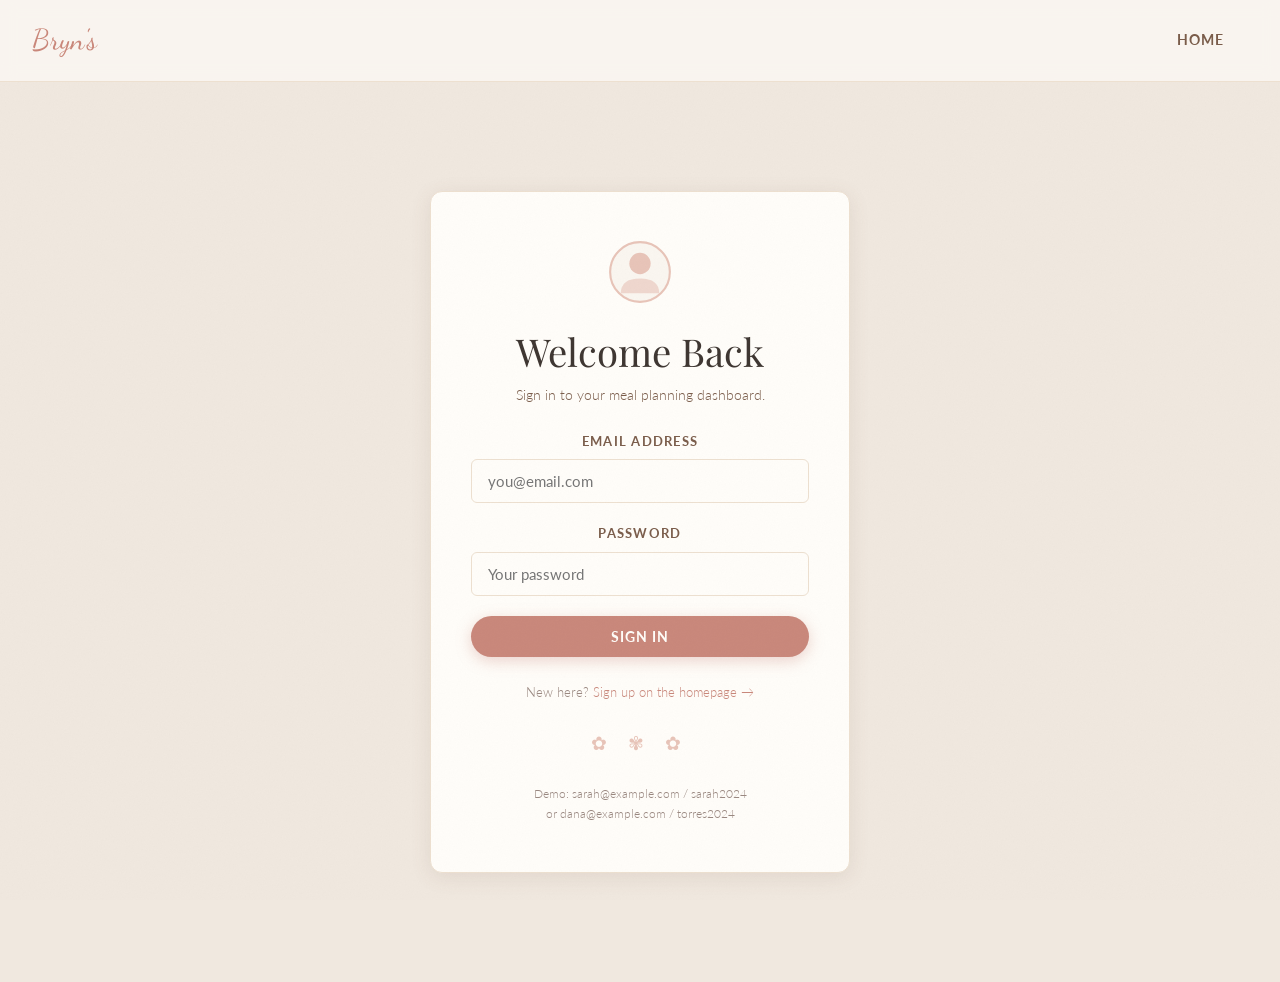
<file: dashboard.html>
<!DOCTYPE html>
<html lang="en">
<head>
  <meta charset="UTF-8" />
  <meta name="viewport" content="width=device-width, initial-scale=1.0" />
  <title>My Dashboard — Bryn's Meal Planning</title>
  <link rel="stylesheet" href="style.css" />
  <style>
    body { background: var(--linen); }

    /* ── LAYOUT ── */
    .dashboard-layout {
      display: grid;
      grid-template-columns: 260px 1fr;
      min-height: calc(100vh - 65px);
    }

    /* ── SIDEBAR ── */
    .sidebar {
      background: var(--white);
      border-right: 1px solid var(--parchment);
      padding: 2rem 1.5rem;
      position: sticky;
      top: 65px;
      height: calc(100vh - 65px);
      overflow-y: auto;
      display: flex;
      flex-direction: column;
      gap: 0.5rem;
    }
    .sidebar-section-label {
      font-size: 0.7rem;
      font-weight: 700;
      letter-spacing: 0.12em;
      text-transform: uppercase;
      color: var(--muted);
      padding: 0.75rem 0 0.25rem;
      margin-top: 0.5rem;
    }
    .sidebar-link {
      display: flex;
      align-items: center;
      gap: 0.75rem;
      padding: 0.7rem 1rem;
      border-radius: var(--radius-sm);
      color: var(--warm-brown);
      font-size: 0.9rem;
      font-weight: 400;
      text-decoration: none;
      transition: all 0.15s;
      cursor: pointer;
      border: none;
      background: none;
      width: 100%;
      text-align: left;
    }
    .sidebar-link:hover, .sidebar-link.active {
      background: var(--linen);
      color: var(--dusty-rose);
      font-weight: 700;
    }
    .sidebar-link .icon { font-size: 1.1rem; width: 20px; text-align: center; }
    .sidebar-bottom { margin-top: auto; }

    /* ── MAIN CONTENT ── */
    .main { padding: 2.5rem 2rem; max-width: 900px; }

    /* ── SECTION PANELS ── */
    .panel { display: none; }
    .panel.active { display: block; }

    /* ── WELCOME HEADER ── */
    .welcome-header {
      background: var(--white);
      border-radius: var(--radius);
      padding: 2rem 2.5rem;
      border: 1px solid var(--parchment);
      display: flex;
      align-items: center;
      justify-content: space-between;
      margin-bottom: 2rem;
      box-shadow: var(--shadow-card);
    }
    .welcome-header h1 { font-size: 1.8rem; }
    .welcome-header h1 em { color: var(--dusty-rose); }

    /* ── RECIPE CARDS ── */
    .recipe-grid { display: grid; grid-template-columns: repeat(auto-fill, minmax(260px, 1fr)); gap: 1.5rem; margin-top: 1.5rem; }
    .recipe-card {
      background: var(--white);
      border-radius: var(--radius);
      border: 1px solid var(--parchment);
      overflow: hidden;
      box-shadow: var(--shadow-card);
      transition: transform 0.2s, box-shadow 0.2s;
    }
    .recipe-card:hover { transform: translateY(-3px); box-shadow: var(--shadow-soft); }
    .recipe-card-header { padding: 1.25rem 1.5rem 0.75rem; background: var(--linen); border-bottom: 1px solid var(--parchment); }
    .recipe-card-header h3 { font-size: 1.1rem; line-height: 1.3; }
    .recipe-card-body { padding: 1.25rem 1.5rem; }
    .recipe-meta { display: flex; gap: 1rem; font-size: 0.78rem; color: var(--muted); margin-top: 0.5rem; }
    .recipe-meta span::before { margin-right: 0.25rem; }
    .ingredient-list { margin-top: 0.75rem; }
    .ingredient-list p { font-size: 0.82rem; color: var(--muted); line-height: 2; }
    .tag { display: inline-block; padding: 0.15rem 0.5rem; background: var(--sage-light); color: #4a6040; border-radius: 50px; font-size: 0.7rem; font-weight: 700; text-transform: uppercase; letter-spacing: 0.05em; margin: 0.1rem; }

    /* ── BRYNS NOTE ── */
    .bryns-note {
      background: var(--gold-light);
      border: 1px solid var(--gold);
      border-radius: var(--radius);
      padding: 1.25rem 1.5rem;
      margin-bottom: 1.5rem;
      display: flex;
      align-items: flex-start;
      gap: 1rem;
    }
    .bryns-note .avatar {
      width: 44px; height: 44px; border-radius: 50%;
      background: var(--dusty-rose);
      display: flex; align-items: center; justify-content: center;
      font-family: var(--font-script); font-size: 1.4rem; color: white;
      flex-shrink: 0;
    }
    .bryns-note p { font-style: italic; color: var(--warm-brown); font-size: 0.95rem; }
    .bryns-note .note-label { font-size: 0.75rem; font-weight: 700; letter-spacing: 0.08em; text-transform: uppercase; color: var(--muted); margin-bottom: 0.25rem; }

    /* ── MY PLAN ── */
    .plan-info-card {
      background: var(--white);
      border-radius: var(--radius);
      border: 1px solid var(--parchment);
      padding: 2rem;
      box-shadow: var(--shadow-card);
      margin-bottom: 1.5rem;
    }
    .plan-detail-row {
      display: flex;
      justify-content: space-between;
      align-items: center;
      padding: 0.875rem 0;
      border-bottom: 1px solid var(--parchment);
      font-size: 0.9rem;
    }
    .plan-detail-row:last-child { border-bottom: none; }
    .plan-detail-row .label { color: var(--muted); font-weight: 700; font-size: 0.78rem; text-transform: uppercase; letter-spacing: 0.08em; }
    .plan-detail-row .value { color: var(--charcoal); font-weight: 400; }
    .status-dot { width: 8px; height: 8px; border-radius: 50%; background: var(--sage); display: inline-block; margin-right: 0.4rem; }
    .status-paused { background: var(--gold); }

    /* ── HISTORY ── */
    .history-week {
      background: var(--white);
      border-radius: var(--radius);
      border: 1px solid var(--parchment);
      margin-bottom: 1rem;
      overflow: hidden;
      box-shadow: var(--shadow-card);
    }
    .history-week-header {
      padding: 1rem 1.5rem;
      background: var(--linen);
      border-bottom: 1px solid var(--parchment);
      display: flex;
      justify-content: space-between;
      align-items: center;
      cursor: pointer;
    }
    .history-week-body { padding: 1rem 1.5rem; display: none; }
    .history-week-body.open { display: block; }
    .history-recipe-row { padding: 0.5rem 0; border-bottom: 1px solid var(--parchment); font-size: 0.9rem; color: var(--warm-brown); }
    .history-recipe-row:last-child { border-bottom: none; }

    /* ── CONTACT FORM ── */
    .swap-form {
      background: var(--white);
      border-radius: var(--radius);
      padding: 2rem;
      border: 1px solid var(--parchment);
      box-shadow: var(--shadow-card);
    }

    /* ── LOGIN ── */
    .login-wrap {
      min-height: 100vh;
      display: flex;
      align-items: center;
      justify-content: center;
      padding: 2rem;
    }
    .login-card {
      background: var(--white);
      border-radius: var(--radius);
      padding: 3rem 2.5rem;
      max-width: 420px;
      width: 100%;
      box-shadow: var(--shadow-soft);
      border: 1px solid var(--parchment);
      text-align: center;
    }
    .login-card h2 { color: var(--charcoal); }

    @media (max-width: 700px) {
      .dashboard-layout { grid-template-columns: 1fr; }
      .sidebar { position: static; height: auto; flex-direction: row; flex-wrap: wrap; padding: 1rem; }
      .main { padding: 1.5rem 1rem; }
      .welcome-header { flex-direction: column; gap: 1rem; }
    }
  </style>
</head>
<body>

<!-- ── NAV ── -->
<nav class="nav">
  <a class="nav-brand" href="index.html">Bryn's</a>
  <div class="nav-links" id="navLinks">
    <a href="index.html">Home</a>
    <span id="navUserName" style="color:var(--dusty-rose); font-weight:700; font-family:var(--font-script); font-size:1.1rem;"></span>
    <button class="btn btn-ghost btn-sm" id="logoutBtn" style="display:none;" onclick="logout()">Sign Out</button>
  </div>
</nav>

<!-- ── LOGIN VIEW ── -->
<div class="login-wrap" id="loginView">
  <div class="login-card">
    <svg viewBox="0 0 60 60" width="64" height="64" style="margin:0 auto 1rem;">
      <circle cx="30" cy="30" r="28" fill="#faf6f0" stroke="#e8c4b8" stroke-width="2"/>
      <circle cx="30" cy="22" r="10" fill="#e8c4b8"/>
      <path d="M12 50 Q12 36 30 36 Q48 36 48 50" fill="#e8c4b8" opacity="0.6"/>
    </svg>
    <h2>Welcome Back</h2>
    <p style="margin:0.5rem 0 1.5rem; font-size:0.9rem;">Sign in to your meal planning dashboard.</p>
    <div id="loginAlert"></div>
    <div class="form-group text-left">
      <label>Email Address</label>
      <input type="email" id="loginEmail" placeholder="you@email.com" onkeydown="if(event.key==='Enter')doLogin()"/>
    </div>
    <div class="form-group text-left">
      <label>Password</label>
      <input type="password" id="loginPassword" placeholder="Your password" onkeydown="if(event.key==='Enter')doLogin()"/>
    </div>
    <button class="btn btn-primary" style="width:100%;" onclick="doLogin()">Sign In</button>
    <p style="margin-top:1.5rem; font-size:0.82rem; color:var(--muted);">New here? <a href="index.html" style="color:var(--dusty-rose);">Sign up on the homepage →</a></p>
    <div class="floral-divider mt-3" style="color:var(--blush);">✿ ✾ ✿</div>
    <p style="font-size:0.75rem; color:var(--muted);">Demo: sarah@example.com / sarah2024<br>or dana@example.com / torres2024</p>
  </div>
</div>

<!-- ── DASHBOARD VIEW ── -->
<div id="dashboardView" style="display:none;">
  <div class="dashboard-layout">

    <!-- Sidebar -->
    <aside class="sidebar">
      <div class="sidebar-section-label">My Menu</div>
      <button class="sidebar-link active" data-panel="thisWeek" onclick="showPanel('thisWeek',this)">
        <span class="icon">🌿</span> This Week's Recipes
      </button>
      <button class="sidebar-link" data-panel="history" onclick="showPanel('history',this)">
        <span class="icon">📋</span> Recipe History
      </button>

      <div class="sidebar-section-label">My Account</div>
      <button class="sidebar-link" data-panel="myPlan" onclick="showPanel('myPlan',this)">
        <span class="icon">✨</span> My Plan
      </button>
      <button class="sidebar-link" data-panel="profile" onclick="showPanel('profile',this)">
        <span class="icon">👤</span> My Profile
      </button>

      <div class="sidebar-section-label">Support</div>
      <button class="sidebar-link" data-panel="swap" onclick="showPanel('swap',this)">
        <span class="icon">🔄</span> Request a Swap
      </button>
      <button class="sidebar-link" data-panel="contact" onclick="showPanel('contact',this)">
        <span class="icon">💬</span> Contact Bryn
      </button>

      <div class="sidebar-bottom">
        <div class="floral-divider" style="color:var(--blush); font-size:0.9rem;">✿ ✾ ✿</div>
        <button class="sidebar-link" onclick="logout()" style="color:var(--muted);">
          <span class="icon">→</span> Sign Out
        </button>
      </div>
    </aside>

    <!-- Main -->
    <main class="main">

      <!-- This Week's Recipes -->
      <div class="panel active" id="panel-thisWeek">
        <div class="welcome-header">
          <div>
            <span class="script" style="font-size:1.1rem; color:var(--dusty-rose);">Good to see you,</span>
            <h1 id="welcomeName">Friend! 🌿</h1>
          </div>
          <div style="text-align:right;">
            <div id="planBadgeWelcome"></div>
            <p style="font-size:0.82rem; margin-top:0.25rem;" id="weekLabel"></p>
          </div>
        </div>

        <div id="brynsNoteEl"></div>
        <div id="noRecipesMsg" style="display:none;">
          <div class="card text-center" style="padding:3rem;">
            <svg viewBox="0 0 60 60" width="60" style="margin:0 auto 1rem; opacity:0.4;"><circle cx="30" cy="30" r="28" fill="var(--blush)"/><text x="16" y="40" font-size="24">📭</text></svg>
            <h3 style="color:var(--muted);">No recipes this week yet</h3>
            <p style="font-size:0.9rem; margin-top:0.5rem;">Bryn hasn't posted this week's menu yet. Check back soon!</p>
          </div>
        </div>
        <div class="recipe-grid" id="recipeGrid"></div>
      </div>

      <!-- History -->
      <div class="panel" id="panel-history">
        <h2 style="margin-bottom:0.5rem;">Recipe History</h2>
        <p style="margin-bottom:1.5rem; font-size:0.9rem;">All your past weekly menus, saved for easy reference.</p>
        <div id="historyList"></div>
      </div>

      <!-- My Plan -->
      <div class="panel" id="panel-myPlan">
        <h2 style="margin-bottom:1.5rem;">My Plan</h2>
        <div class="plan-info-card" id="planInfoCard"></div>
        <div style="display:flex; gap:1rem; flex-wrap:wrap;">
          <div class="card" style="flex:1; min-width:200px;">
            <h3 style="font-size:1rem; margin-bottom:0.75rem;">💳 Payment</h3>
            <p style="font-size:0.88rem;">Weekly payments via Venmo or Cash App. Bryn will send your request each week.</p>
            <div style="margin-top:1rem; display:flex; gap:0.75rem;">
              <div style="flex:1; background:var(--linen); border-radius:6px; padding:0.75rem; text-align:center; font-size:0.85rem;"><strong>Venmo</strong><br><span style="color:var(--muted);">@bryns-meals</span></div>
              <div style="flex:1; background:var(--linen); border-radius:6px; padding:0.75rem; text-align:center; font-size:0.85rem;"><strong>Cash App</strong><br><span style="color:var(--muted);">$BrynsMeals</span></div>
            </div>
          </div>
          <div class="card" style="flex:1; min-width:200px;">
            <h3 style="font-size:1rem; margin-bottom:0.75rem;">⏸ Manage Subscription</h3>
            <p style="font-size:0.88rem; margin-bottom:1rem;">Need a break? Pause your plan and we'll pick back up when you're ready.</p>
            <button class="btn btn-ghost btn-sm" id="pauseBtn" onclick="togglePause()">Pause My Plan</button>
            <div style="margin-top:0.75rem;">
              <button class="btn btn-sm" style="background:transparent; color:var(--error); border:1px solid var(--error);" onclick="confirmCancel()">Cancel Subscription</button>
            </div>
          </div>
        </div>
      </div>

      <!-- Profile -->
      <div class="panel" id="panel-profile">
        <h2 style="margin-bottom:1.5rem;">My Profile</h2>
        <div class="card">
          <div id="profileAlert"></div>
          <div class="grid-2">
            <div class="form-group"><label>Name</label><input type="text" id="p_name" /></div>
            <div class="form-group"><label>Email</label><input type="email" id="p_email" /></div>
            <div class="form-group"><label>Phone</label><input type="tel" id="p_phone" /></div>
            <div class="form-group">
              <label>Delivery Preference</label>
              <select id="p_delivery">
                <option value="email">Email</option>
                <option value="text">Text / SMS</option>
              </select>
            </div>
            <div class="form-group"><label>Preferred Grocery Store</label><input type="text" id="p_store" /></div>
            <div class="form-group"><label>Dietary Restrictions / Allergies</label><input type="text" id="p_dietary" /></div>
          </div>
          <div class="form-group">
            <label>Change Password</label>
            <input type="password" id="p_password" placeholder="Leave blank to keep current password" />
          </div>
          <button class="btn btn-primary" onclick="saveProfile()">Save Changes</button>
        </div>
      </div>

      <!-- Swap Request -->
      <div class="panel" id="panel-swap">
        <h2 style="margin-bottom:0.5rem;">Request a Recipe Swap</h2>
        <p style="margin-bottom:1.5rem; font-size:0.9rem;">Not feeling one of this week's recipes? Let Bryn know and she'll send an alternative.</p>
        <div class="swap-form">
          <div id="swapAlert"></div>
          <div class="form-group">
            <label>Which recipe would you like to swap?</label>
            <select id="sw_recipe">
              <option value="">— Choose a recipe —</option>
            </select>
          </div>
          <div class="form-group">
            <label>Why would you like to swap it?</label>
            <textarea id="sw_reason" rows="3" placeholder="e.g. My family doesn't love fish. Something with chicken would be great!"></textarea>
          </div>
          <div class="form-group">
            <label>Any specific preferences for the replacement?</label>
            <input type="text" id="sw_pref" placeholder="e.g. Quick prep, vegetarian, kid-friendly…" />
          </div>
          <button class="btn btn-primary" onclick="submitSwap()">Send Swap Request ✿</button>
        </div>
      </div>

      <!-- Contact -->
      <div class="panel" id="panel-contact">
        <h2 style="margin-bottom:0.5rem;">Contact Bryn</h2>
        <p style="margin-bottom:1.5rem; font-size:0.9rem;">Have a question, feedback, or just want to say hi? Bryn typically replies within a few hours.</p>
        <div class="swap-form">
          <div id="contactAlert"></div>
          <div class="form-group">
            <label>Subject</label>
            <input type="text" id="ct_subject" placeholder="e.g. Question about my groceries…" />
          </div>
          <div class="form-group">
            <label>Message</label>
            <textarea id="ct_message" rows="5" placeholder="Write your message here…"></textarea>
          </div>
          <button class="btn btn-primary" onclick="submitContact()">Send Message</button>
          <div class="floral-divider mt-3">✿ ✾ ✿</div>
          <p style="font-size:0.85rem; color:var(--muted); text-align:center;">You can also reach Bryn directly at <a href="mailto:bryn@example.com">bryn@example.com</a></p>
        </div>
      </div>

    </main>
  </div>
</div>

<!-- Cancel Confirm Modal -->
<div class="modal-overlay" id="cancelModal">
  <div class="modal text-center">
    <button class="modal-close" onclick="document.getElementById('cancelModal').classList.remove('open')">×</button>
    <h3 style="color:var(--warm-brown);">We'll miss you! 🌿</h3>
    <p style="margin:1rem 0;">Are you sure you want to cancel your subscription? You can resubscribe anytime.</p>
    <div style="display:flex; gap:1rem; justify-content:center; margin-top:1.5rem;">
      <button class="btn btn-ghost" onclick="document.getElementById('cancelModal').classList.remove('open')">Keep My Plan</button>
      <button class="btn" style="background:var(--error);color:white;" onclick="doCancel()">Yes, Cancel</button>
    </div>
  </div>
</div>

<script src="app.js"></script>
<script>
  let currentClient = null;

  function init() {
    const session = DB.getSession();
    if (session && session.type === 'client') {
      const client = DB.getClient(session.id);
      if (client) { showDashboard(client); return; }
    }
    showLogin();
  }

  function showLogin() {
    document.getElementById('loginView').style.display = 'flex';
    document.getElementById('dashboardView').style.display = 'none';
    document.getElementById('logoutBtn').style.display = 'none';
  }

  function doLogin() {
    const email = document.getElementById('loginEmail').value.trim();
    const pw = document.getElementById('loginPassword').value;
    const client = DB.loginClient(email, pw);
    if (!client) {
      document.getElementById('loginAlert').innerHTML = '<div class="alert alert-error">Incorrect email or password. Please try again.</div>';
      return;
    }
    DB.setSession({ type: 'client', id: client.id });
    showDashboard(client);
  }

  function showDashboard(client) {
    currentClient = client;
    document.getElementById('loginView').style.display = 'none';
    document.getElementById('dashboardView').style.display = 'block';
    document.getElementById('logoutBtn').style.display = 'inline-block';
    document.getElementById('navUserName').textContent = client.name.split(' ')[0];
    renderDashboard();
  }

  function logout() {
    DB.clearSession();
    currentClient = null;
    showLogin();
  }

  function showPanel(id, btn) {
    document.querySelectorAll('.panel').forEach(p => p.classList.remove('active'));
    document.querySelectorAll('.sidebar-link').forEach(l => l.classList.remove('active'));
    document.getElementById('panel-' + id).classList.add('active');
    if (btn) btn.classList.add('active');
  }

  function renderDashboard() {
    const c = currentClient;

    // Welcome header
    document.getElementById('welcomeName').innerHTML = `${c.name.split(' ')[0]}! <em style="font-size:0.7em;">✿</em>`;
    const planLabel = c.plan === 'premium' ? 'Premium Plan' : 'Basic Plan';
    document.getElementById('planBadgeWelcome').innerHTML = `<span class="badge ${c.plan === 'premium' ? 'badge-gold' : 'badge-rose'}">${planLabel}</span>`;
    document.getElementById('weekLabel').textContent = 'Week of ' + DB.formatDate(DB.currentWeekDate());

    // Recipes
    const weekData = DB.getCurrentWeekRecipes(c.id);
    const grid = document.getElementById('recipeGrid');
    const noMsg = document.getElementById('noRecipesMsg');
    const noteEl = document.getElementById('brynsNoteEl');

    if (!weekData || !weekData.recipes.length) {
      noMsg.style.display = 'block';
      grid.innerHTML = '';
      noteEl.innerHTML = '';
    } else {
      noMsg.style.display = 'none';
      noteEl.innerHTML = `
        <div class="bryns-note">
          <div class="avatar">B</div>
          <div>
            <div class="note-label">A note from Bryn</div>
            <p>${weekData.brynsNote}</p>
          </div>
        </div>`;

      grid.innerHTML = weekData.recipes.map((r, i) => `
        <div class="recipe-card">
          <div class="recipe-card-header">
            <div style="display:flex; justify-content:space-between; align-items:flex-start; gap:0.5rem;">
              <h3>${r.title}</h3>
              ${r.swapped ? '<span class="badge badge-sage" style="flex-shrink:0;">Swapped</span>' : ''}
            </div>
            <div style="margin-top:0.4rem;">${(r.tags || []).map(t => `<span class="tag">${t}</span>`).join('')}</div>
          </div>
          <div class="recipe-card-body">
            <p style="font-size:0.88rem;">${r.description}</p>
            <div class="recipe-meta">
              <span>⏱ Prep ${r.prepTime}</span>
              <span>🍳 Cook ${r.cookTime}</span>
              <span>👥 Serves ${r.servings || c.familySize}</span>
            </div>
            <div class="ingredient-list">
              <p style="font-size:0.78rem; font-weight:700; text-transform:uppercase; letter-spacing:0.08em; color:var(--muted); margin-bottom:0.25rem;">Ingredients</p>
              <p>${r.ingredients.join(' · ')}</p>
            </div>
          </div>
        </div>`).join('');

      // Populate swap dropdown
      const sw = document.getElementById('sw_recipe');
      sw.innerHTML = '<option value="">— Choose a recipe —</option>' +
        weekData.recipes.map((r, i) => `<option value="${i}">${r.title}</option>`).join('');
    }

    // History
    const allRecipes = DB.getClientRecipes(c.id);
    const historyList = document.getElementById('historyList');
    if (!allRecipes.length) {
      historyList.innerHTML = '<div class="card text-center"><p style="color:var(--muted);">No recipe history yet.</p></div>';
    } else {
      historyList.innerHTML = allRecipes.map((week, wi) => `
        <div class="history-week">
          <div class="history-week-header" onclick="toggleHistory(${wi})">
            <strong>Week of ${DB.formatDate(week.weekOf)}</strong>
            <span style="color:var(--muted); font-size:0.85rem;">${week.recipes.length} recipes ▾</span>
          </div>
          <div class="history-week-body" id="hw-${wi}">
            ${week.recipes.map(r => `
              <div class="history-recipe-row">
                <strong>${r.title}</strong>
                <span style="color:var(--muted); font-size:0.82rem;"> — ${r.prepTime} prep · ${r.cookTime} cook</span>
              </div>`).join('')}
          </div>
        </div>`).join('');
    }

    // My Plan
    const statusDot = c.status === 'paused' ? 'status-dot status-paused' : 'status-dot';
    const statusLabel = c.status === 'active' ? 'Active' : c.status === 'paused' ? 'Paused' : 'Pending';
    document.getElementById('planInfoCard').innerHTML = `
      <div class="plan-detail-row"><span class="label">Plan</span><span class="value"><span class="badge ${c.plan === 'premium' ? 'badge-gold' : 'badge-rose'}">${c.plan === 'premium' ? 'Premium' : 'Basic'}</span></span></div>
      <div class="plan-detail-row"><span class="label">Status</span><span class="value"><span class="${statusDot}"></span>${statusLabel}</span></div>
      <div class="plan-detail-row"><span class="label">Weekly Rate</span><span class="value">$${c.weeklyRate} / week</span></div>
      <div class="plan-detail-row"><span class="label">Next Billing</span><span class="value">${DB.formatDate(c.nextBillingDate)}</span></div>
      <div class="plan-detail-row"><span class="label">Delivery Method</span><span class="value" style="text-transform:capitalize;">${c.deliveryMethod}</span></div>
      <div class="plan-detail-row"><span class="label">Grocery Store</span><span class="value">${c.groceryStore || '—'}</span></div>
      <div class="plan-detail-row"><span class="label">Member Since</span><span class="value">${DB.formatDate(c.joinDate)}</span></div>`;

    const pauseBtn = document.getElementById('pauseBtn');
    if (c.status === 'paused') {
      pauseBtn.textContent = 'Resume My Plan';
      pauseBtn.classList.remove('btn-ghost');
      pauseBtn.classList.add('btn-sage');
    } else {
      pauseBtn.textContent = 'Pause My Plan';
      pauseBtn.classList.add('btn-ghost');
      pauseBtn.classList.remove('btn-sage');
    }

    // Profile
    document.getElementById('p_name').value = c.name;
    document.getElementById('p_email').value = c.email;
    document.getElementById('p_phone').value = c.phone || '';
    document.getElementById('p_delivery').value = c.deliveryMethod;
    document.getElementById('p_store').value = c.groceryStore || '';
    document.getElementById('p_dietary').value = c.dietaryRestrictions || '';
  }

  function toggleHistory(idx) {
    const el = document.getElementById('hw-' + idx);
    el.classList.toggle('open');
  }

  function togglePause() {
    const newStatus = currentClient.status === 'paused' ? 'active' : 'paused';
    currentClient = DB.updateClient(currentClient.id, { status: newStatus });
    renderDashboard();
  }

  function confirmCancel() { document.getElementById('cancelModal').classList.add('open'); }
  function doCancel() {
    currentClient = DB.updateClient(currentClient.id, { status: 'cancelled' });
    document.getElementById('cancelModal').classList.remove('open');
    renderDashboard();
  }

  function saveProfile() {
    const updates = {
      name: document.getElementById('p_name').value.trim(),
      email: document.getElementById('p_email').value.trim(),
      phone: document.getElementById('p_phone').value.trim(),
      deliveryMethod: document.getElementById('p_delivery').value,
      groceryStore: document.getElementById('p_store').value.trim(),
      dietaryRestrictions: document.getElementById('p_dietary').value.trim(),
    };
    const pw = document.getElementById('p_password').value;
    if (pw) updates.password = pw;
    currentClient = DB.updateClient(currentClient.id, updates);
    document.getElementById('profileAlert').innerHTML = '<div class="alert alert-success">✓ Profile updated successfully.</div>';
    setTimeout(() => document.getElementById('profileAlert').innerHTML = '', 3000);
    document.getElementById('navUserName').textContent = updates.name.split(' ')[0];
  }

  function submitSwap() {
    const recipeIdx = document.getElementById('sw_recipe').value;
    const reason = document.getElementById('sw_reason').value.trim();
    const pref = document.getElementById('sw_pref').value.trim();
    const alertEl = document.getElementById('swapAlert');
    if (recipeIdx === '' || !reason) {
      alertEl.innerHTML = '<div class="alert alert-error">Please choose a recipe and tell Bryn why you\'d like to swap it.</div>';
      return;
    }
    DB.addSwapRequest({ clientId: currentClient.id, clientName: currentClient.name, recipeIndex: parseInt(recipeIdx), reason, preference: pref });
    alertEl.innerHTML = '<div class="alert alert-success">✓ Swap request sent! Bryn will follow up soon.</div>';
    document.getElementById('sw_recipe').value = '';
    document.getElementById('sw_reason').value = '';
    document.getElementById('sw_pref').value = '';
    setTimeout(() => alertEl.innerHTML = '', 4000);
  }

  function submitContact() {
    const subject = document.getElementById('ct_subject').value.trim();
    const message = document.getElementById('ct_message').value.trim();
    const alertEl = document.getElementById('contactAlert');
    if (!subject || !message) {
      alertEl.innerHTML = '<div class="alert alert-error">Please fill in both fields.</div>';
      return;
    }
    // In a real app this would send an email/notification
    alertEl.innerHTML = '<div class="alert alert-success">✓ Message sent! Bryn will be in touch shortly.</div>';
    document.getElementById('ct_subject').value = '';
    document.getElementById('ct_message').value = '';
    setTimeout(() => alertEl.innerHTML = '', 4000);
  }

  init();
</script>
</body>
</html>
</file>
<file: style.css>
@import url('https://fonts.googleapis.com/css2?family=Playfair+Display:ital,wght@0,400;0,600;1,400&family=Lato:wght@300;400;700&family=Dancing+Script:wght@500;700&display=swap');

:root {
  --cream: #faf6f0;
  --blush: #e8c4b8;
  --dusty-rose: #c9877a;
  --sage: #8a9e7f;
  --sage-light: #b5c9a8;
  --warm-brown: #7a5c4a;
  --linen: #f0e8df;
  --parchment: #ede0d0;
  --charcoal: #3d3530;
  --muted: #9a8880;
  --gold: #c4a265;
  --gold-light: #e8d5b0;
  --white: #fffdf9;
  --error: #c0392b;
  --success: #5a8a5a;

  --font-display: 'Playfair Display', Georgia, serif;
  --font-script: 'Dancing Script', cursive;
  --font-body: 'Lato', sans-serif;

  --shadow-soft: 0 4px 20px rgba(122, 92, 74, 0.12);
  --shadow-card: 0 2px 12px rgba(122, 92, 74, 0.10);
  --radius: 12px;
  --radius-sm: 6px;
}

*, *::before, *::after { box-sizing: border-box; margin: 0; padding: 0; }

html { scroll-behavior: smooth; }

body {
  background-color: var(--cream);
  color: var(--charcoal);
  font-family: var(--font-body);
  font-weight: 300;
  line-height: 1.7;
  min-height: 100vh;
}

/* ── TEXTURE OVERLAY ── */
body::before {
  content: '';
  position: fixed;
  inset: 0;
  background-image: url("data:image/svg+xml,%3Csvg xmlns='http://www.w3.org/2000/svg' width='300' height='300'%3E%3Cfilter id='noise'%3E%3CfeTurbulence type='fractalNoise' baseFrequency='0.75' numOctaves='4' stitchTiles='stitch'/%3E%3CfeColorMatrix type='saturate' values='0'/%3E%3C/filter%3E%3Crect width='300' height='300' filter='url(%23noise)' opacity='0.03'/%3E%3C/svg%3E");
  pointer-events: none;
  z-index: 0;
}

/* ── TYPOGRAPHY ── */
h1, h2, h3 { font-family: var(--font-display); font-weight: 400; line-height: 1.25; }
h1 { font-size: clamp(2.2rem, 5vw, 3.5rem); }
h2 { font-size: clamp(1.6rem, 3vw, 2.4rem); }
h3 { font-size: 1.25rem; }

.script { font-family: var(--font-script); }

p { color: var(--warm-brown); }

a { color: var(--dusty-rose); text-decoration: none; }
a:hover { color: var(--warm-brown); }

/* ── BUTTONS ── */
.btn {
  display: inline-block;
  padding: 0.75rem 1.8rem;
  border-radius: 50px;
  font-family: var(--font-body);
  font-weight: 700;
  font-size: 0.875rem;
  letter-spacing: 0.08em;
  text-transform: uppercase;
  cursor: pointer;
  border: none;
  transition: all 0.25s ease;
  text-decoration: none;
}

.btn-primary {
  background: var(--dusty-rose);
  color: var(--white);
  box-shadow: 0 4px 15px rgba(201, 135, 122, 0.35);
}
.btn-primary:hover {
  background: var(--warm-brown);
  color: var(--white);
  transform: translateY(-2px);
  box-shadow: 0 6px 20px rgba(122, 92, 74, 0.35);
}

.btn-secondary {
  background: transparent;
  color: var(--dusty-rose);
  border: 2px solid var(--dusty-rose);
}
.btn-secondary:hover {
  background: var(--blush);
  color: var(--warm-brown);
  border-color: var(--warm-brown);
}

.btn-sage {
  background: var(--sage);
  color: var(--white);
  box-shadow: 0 4px 15px rgba(138, 158, 127, 0.35);
}
.btn-sage:hover {
  background: #6b8060;
  color: var(--white);
  transform: translateY(-2px);
}

.btn-sm { padding: 0.5rem 1.2rem; font-size: 0.8rem; }
.btn-ghost {
  background: transparent;
  color: var(--muted);
  border: 1px solid var(--parchment);
}
.btn-ghost:hover { background: var(--linen); color: var(--warm-brown); }

/* ── CARDS ── */
.card {
  background: var(--white);
  border-radius: var(--radius);
  padding: 2rem;
  box-shadow: var(--shadow-card);
  border: 1px solid var(--parchment);
  position: relative;
}

/* ── FORM ELEMENTS ── */
.form-group { margin-bottom: 1.25rem; }
.form-group label {
  display: block;
  font-size: 0.8rem;
  font-weight: 700;
  letter-spacing: 0.1em;
  text-transform: uppercase;
  color: var(--warm-brown);
  margin-bottom: 0.4rem;
}
.form-group input,
.form-group select,
.form-group textarea {
  width: 100%;
  padding: 0.75rem 1rem;
  border: 1.5px solid var(--parchment);
  border-radius: var(--radius-sm);
  font-family: var(--font-body);
  font-size: 0.95rem;
  color: var(--charcoal);
  background: var(--white);
  transition: border-color 0.2s;
  outline: none;
}
.form-group input:focus,
.form-group select:focus,
.form-group textarea:focus {
  border-color: var(--dusty-rose);
  box-shadow: 0 0 0 3px rgba(201, 135, 122, 0.12);
}

/* ── DIVIDER ── */
.divider {
  border: none;
  border-top: 1px solid var(--parchment);
  margin: 2rem 0;
}

/* ── BADGE ── */
.badge {
  display: inline-block;
  padding: 0.2rem 0.75rem;
  border-radius: 50px;
  font-size: 0.75rem;
  font-weight: 700;
  letter-spacing: 0.06em;
  text-transform: uppercase;
}
.badge-rose { background: var(--blush); color: var(--warm-brown); }
.badge-sage { background: var(--sage-light); color: #4a6040; }
.badge-gold { background: var(--gold-light); color: #7a5c20; }

/* ── NAV ── */
.nav {
  position: sticky;
  top: 0;
  z-index: 100;
  background: rgba(250, 246, 240, 0.92);
  backdrop-filter: blur(8px);
  border-bottom: 1px solid var(--parchment);
  padding: 1rem 2rem;
  display: flex;
  align-items: center;
  justify-content: space-between;
}
.nav-brand {
  font-family: var(--font-script);
  font-size: 1.8rem;
  color: var(--dusty-rose);
  text-decoration: none;
}
.nav-links { display: flex; gap: 1.5rem; align-items: center; }
.nav-links a {
  font-size: 0.85rem;
  font-weight: 700;
  letter-spacing: 0.08em;
  text-transform: uppercase;
  color: var(--warm-brown);
}
.nav-links a:hover { color: var(--dusty-rose); }

/* ── ALERTS ── */
.alert {
  padding: 0.875rem 1.25rem;
  border-radius: var(--radius-sm);
  font-size: 0.9rem;
  margin-bottom: 1rem;
}
.alert-error { background: #fde8e6; color: var(--error); border: 1px solid #f5c6c2; }
.alert-success { background: #e8f4e8; color: var(--success); border: 1px solid #c2dcc2; }
.alert-info { background: var(--gold-light); color: var(--warm-brown); border: 1px solid var(--gold); }

/* ── FLORAL DECORATIONS (SVG inline) ── */
.floral-divider {
  text-align: center;
  margin: 1.5rem 0;
  color: var(--blush);
  font-size: 1.2rem;
  letter-spacing: 0.5rem;
}

/* ── UTILITY ── */
.text-center { text-align: center; }
.text-muted { color: var(--muted); }
.text-script { font-family: var(--font-script); }
.mt-1 { margin-top: 0.5rem; }
.mt-2 { margin-top: 1rem; }
.mt-3 { margin-top: 1.5rem; }
.mt-4 { margin-top: 2rem; }
.mb-1 { margin-bottom: 0.5rem; }
.mb-2 { margin-bottom: 1rem; }
.mb-3 { margin-bottom: 1.5rem; }
.mb-4 { margin-bottom: 2rem; }
.flex { display: flex; }
.flex-center { display: flex; align-items: center; justify-content: center; }
.gap-1 { gap: 0.5rem; }
.gap-2 { gap: 1rem; }
.gap-3 { gap: 1.5rem; }
.grid-2 { display: grid; grid-template-columns: 1fr 1fr; gap: 1.5rem; }
.grid-3 { display: grid; grid-template-columns: repeat(3, 1fr); gap: 1.5rem; }
@media (max-width: 700px) {
  .grid-2, .grid-3 { grid-template-columns: 1fr; }
  .nav { padding: 1rem; }
  .nav-links { gap: 1rem; }
}

/* ── MODAL ── */
.modal-overlay {
  display: none;
  position: fixed;
  inset: 0;
  background: rgba(61, 53, 48, 0.45);
  z-index: 200;
  align-items: center;
  justify-content: center;
  padding: 1rem;
}
.modal-overlay.open { display: flex; }
.modal {
  background: var(--white);
  border-radius: var(--radius);
  padding: 2.5rem;
  max-width: 480px;
  width: 100%;
  box-shadow: 0 20px 60px rgba(61, 53, 48, 0.25);
  position: relative;
  animation: modalIn 0.2s ease;
}
@keyframes modalIn { from { opacity: 0; transform: translateY(16px); } to { opacity: 1; transform: none; } }
.modal-close {
  position: absolute;
  top: 1rem; right: 1.25rem;
  background: none; border: none;
  font-size: 1.5rem; color: var(--muted);
  cursor: pointer; line-height: 1;
}
.modal-close:hover { color: var(--charcoal); }

/* ── SECTION WRAPPER ── */
.section { padding: 5rem 2rem; max-width: 1100px; margin: 0 auto; }
.section-sm { padding: 3rem 2rem; max-width: 1100px; margin: 0 auto; }
</file>
